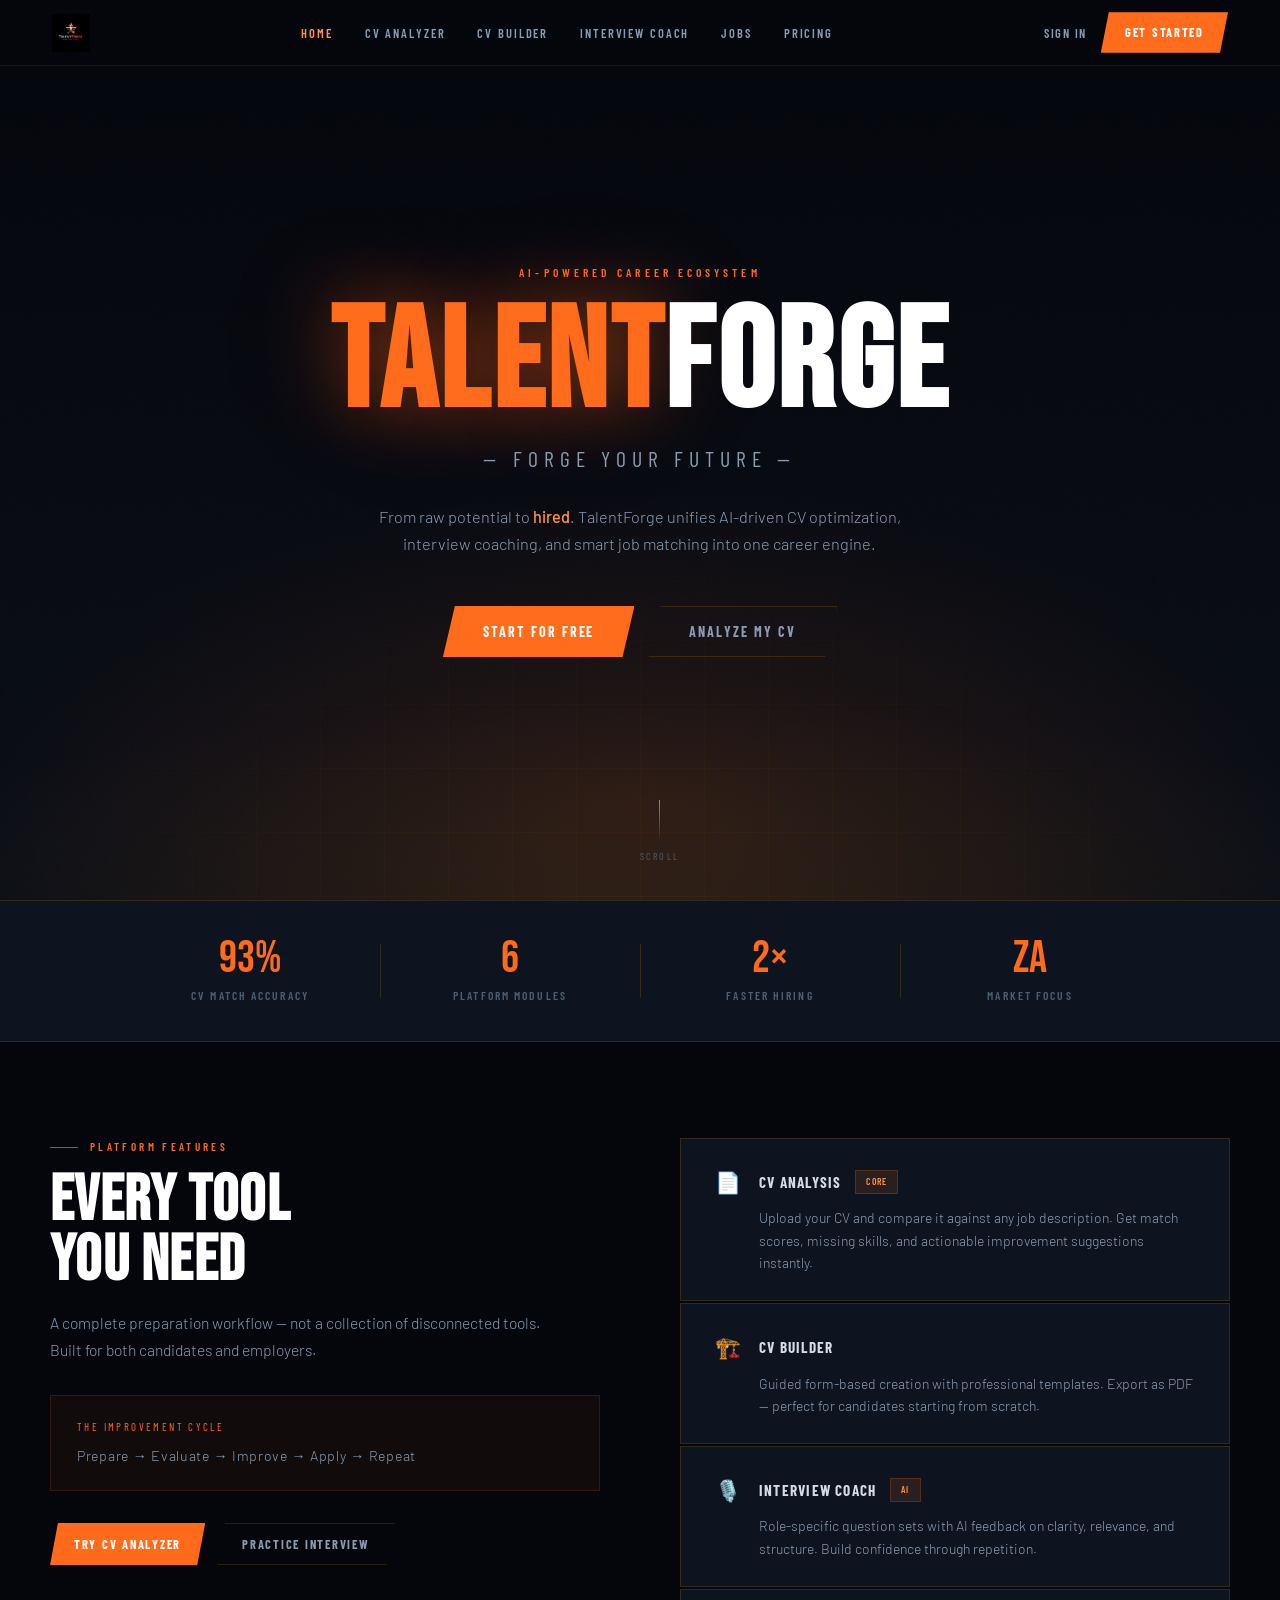
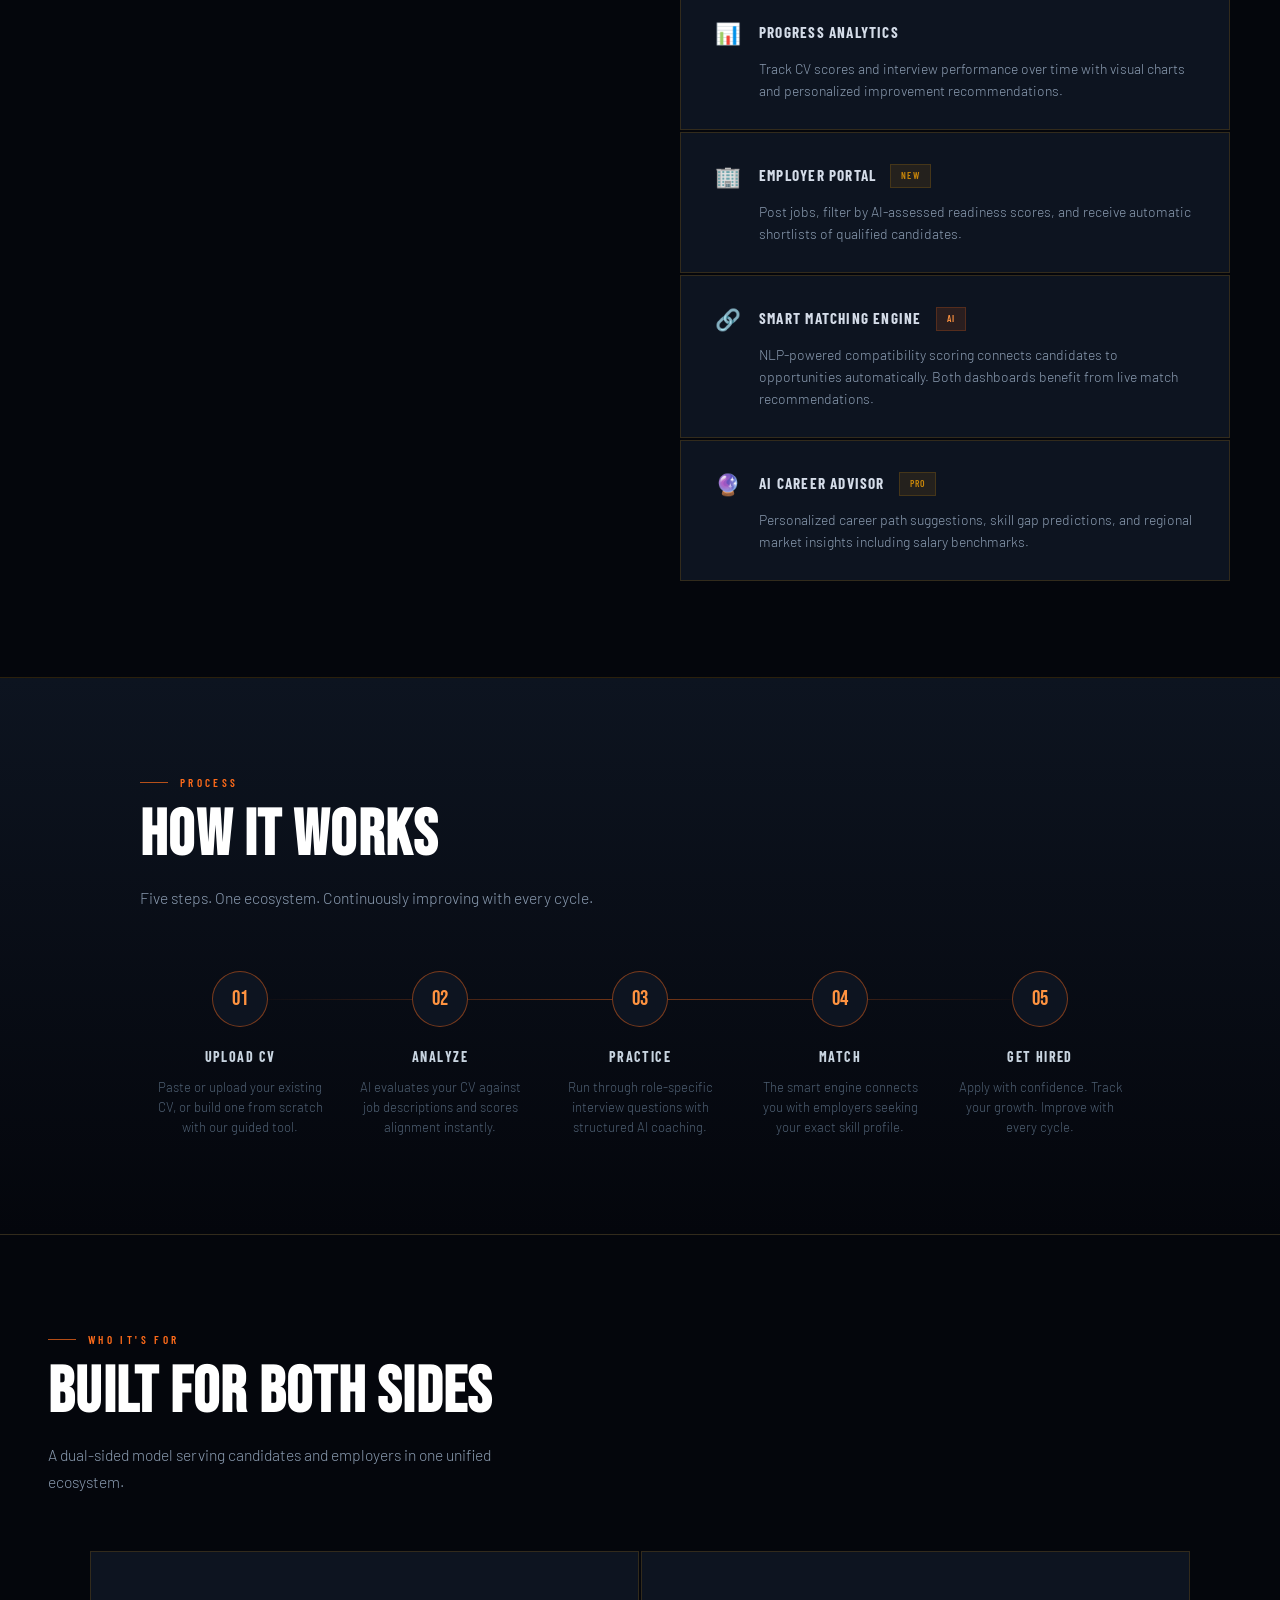
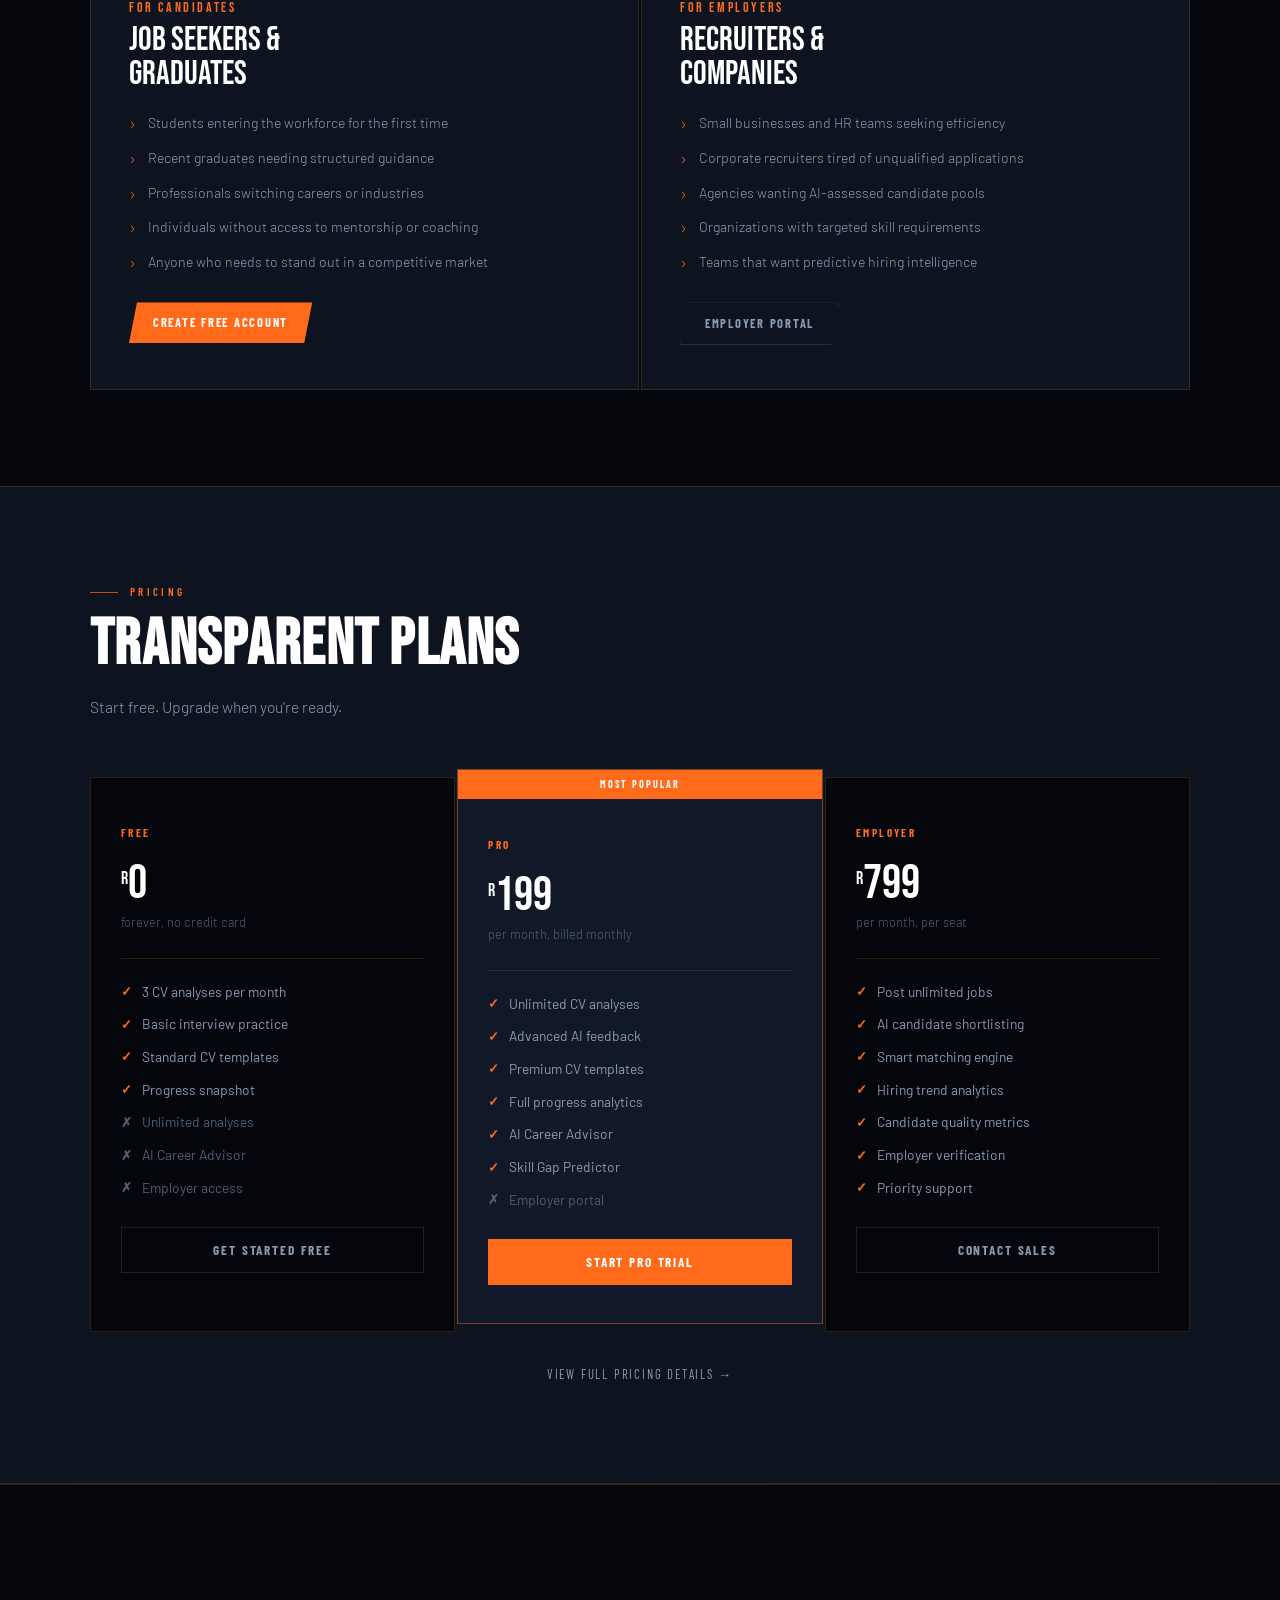
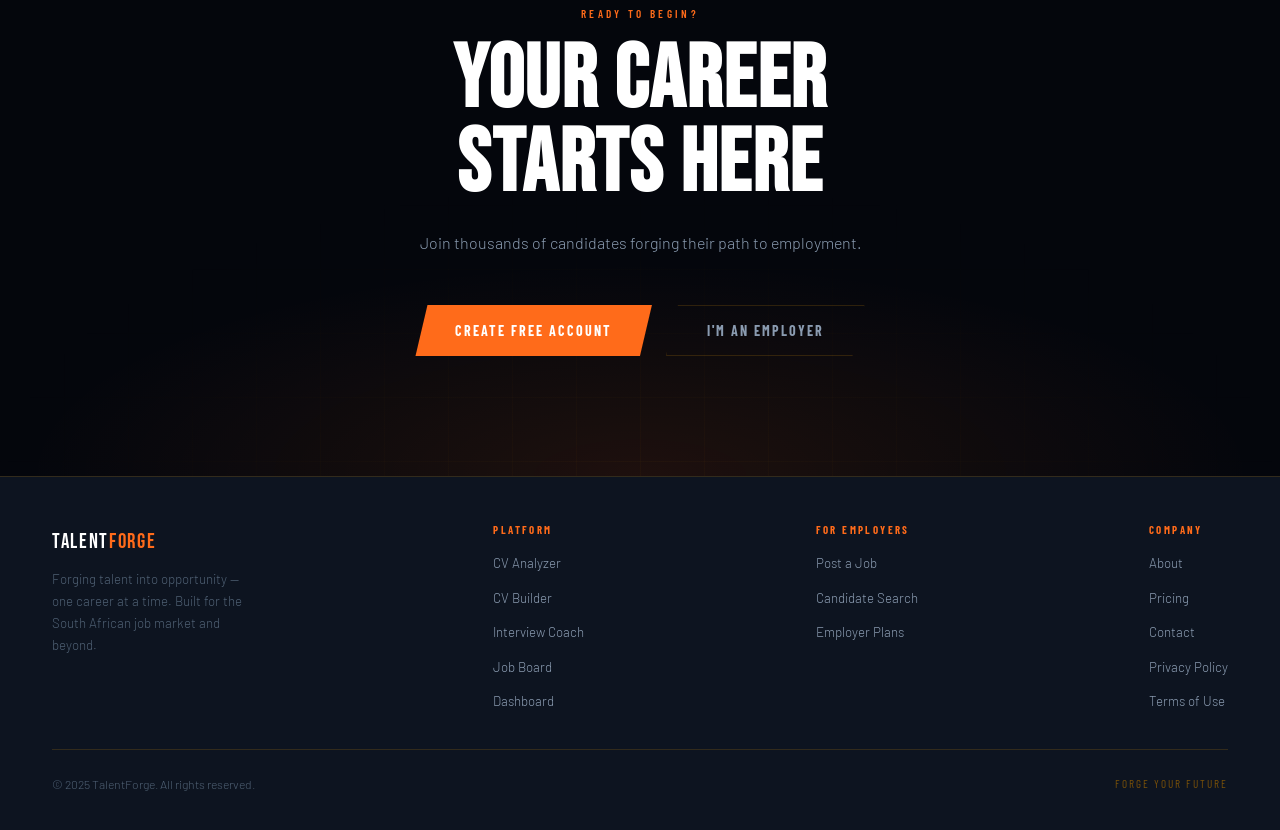
<file: index.html>
<!DOCTYPE html>
<html lang="en">
<head>
<meta charset="UTF-8"/>
<meta name="viewport" content="width=device-width,initial-scale=1.0"/>
<meta name="description" content="TalentForge — AI-powered career ecosystem for job seekers and employers. CV analysis, interview coaching, and smart job matching."/>
<title>TalentForge — Forge Your Future</title>
<link rel="icon" type="image/jpeg" href="assets/logo.jpg"/>
<link rel="stylesheet" href="css/style.css"/>
<style>
/* ── HERO ── */
.hero { min-height:100vh; display:flex; flex-direction:column; align-items:center; justify-content:center; text-align:center; position:relative; padding:120px 24px 100px; overflow:hidden; }
.hero-bg { position:absolute; inset:0; background: radial-gradient(ellipse 80% 55% at 50% 90%,rgba(255,107,26,.13) 0%,transparent 65%), radial-gradient(ellipse 120% 40% at 50% 100%,rgba(200,134,10,.07) 0%,transparent 55%), linear-gradient(180deg,#04060C 0%,#080B12 60%,#0A0E16 100%); }
.hero-grid { position:absolute; inset:0; background-image:linear-gradient(rgba(200,134,10,.05) 1px,transparent 1px),linear-gradient(90deg,rgba(200,134,10,.05) 1px,transparent 1px); background-size:64px 64px; mask-image:radial-gradient(ellipse 90% 75% at 50% 100%,black 0%,transparent 68%); animation:gridDrift 24s linear infinite; }
.spark { position:absolute; border-radius:50%; background:var(--ember); animation:sparkUp var(--d,3s) var(--delay,0s) ease-out infinite; bottom:0; left:var(--x,50%); width:var(--s,2px); height:var(--s,2px); opacity:0; }
.hero-content { position:relative; z-index:2; max-width:900px; }
.hero-eyebrow { font-family:'Barlow Condensed',sans-serif; font-size:.73rem; font-weight:600; letter-spacing:.35em; text-transform:uppercase; color:var(--fire); margin-bottom:20px; opacity:0; animation:riseIn .6s .3s forwards; }
.hero-title { font-family:'Bebas Neue',sans-serif; font-size:clamp(4.5rem,11vw,10rem); line-height:.9; letter-spacing:.025em; color:#fff; opacity:0; animation:riseIn .8s .5s forwards; }
.t-fire { color:var(--fire); display:inline-block; text-shadow:0 0 80px rgba(255,107,26,.55),0 0 160px rgba(255,107,26,.2); animation:flicker 4s ease-in-out 1.5s infinite; }
.hero-tagline { font-family:'Barlow Condensed',sans-serif; font-size:clamp(.9rem,2vw,1.35rem); font-weight:400; letter-spacing:.28em; text-transform:uppercase; color:var(--steel); margin-top:12px; opacity:0; animation:riseIn .7s .7s forwards; }
.hero-sub { font-size:1.02rem; font-weight:300; color:var(--steel); max-width:560px; margin:28px auto 0; opacity:0; animation:riseIn .7s .9s forwards; }
.hero-sub em { color:var(--ember); font-style:normal; font-weight:500; }
.hero-actions { margin-top:48px; display:flex; gap:14px; justify-content:center; flex-wrap:wrap; opacity:0; animation:riseIn .7s 1.1s forwards; }
.hero-scroll { position:absolute; bottom:36px; left:50%; transform:translateX(-50%); display:flex; flex-direction:column; align-items:center; gap:8px; opacity:0; animation:riseIn .6s 1.5s forwards; }
.hero-scroll span { font-family:'Barlow Condensed',sans-serif; font-size:.62rem; letter-spacing:.25em; text-transform:uppercase; color:var(--muted); }
.scroll-line { width:1px; height:40px; background:linear-gradient(180deg,var(--fire),transparent); animation:scrollPulse 2s ease-in-out infinite; }

/* ── STATS BAR ── */
.stats-bar { background:var(--panel); border-top:1px solid var(--border); border-bottom:1px solid var(--border); padding:36px 48px; display:flex; justify-content:center; flex-wrap:wrap; }
.stat { flex:1; min-width:160px; max-width:260px; text-align:center; padding:0 32px; position:relative; }
.stat+.stat::before { content:''; position:absolute; left:0; top:10%; bottom:10%; width:1px; background:var(--border); }
.stat-num { font-family:'Bebas Neue',sans-serif; font-size:2.8rem; color:var(--fire); line-height:1; }
.stat-label { font-family:'Barlow Condensed',sans-serif; font-size:.73rem; font-weight:600; letter-spacing:.18em; text-transform:uppercase; color:var(--muted); margin-top:4px; }

/* ── FEATURES ── */
.features { background:var(--darker); }
.features-inner { max-width:1180px; margin:0 auto; display:grid; grid-template-columns:1fr 1fr; gap:80px; align-items:start; }
.features-header { position:sticky; top:100px; }
.cycle-box { padding:22px 26px; background:rgba(255,107,26,.06); border:1px solid rgba(255,107,26,.15); margin-top:32px; }
.cycle-label { font-family:'Barlow Condensed',sans-serif; font-size:.68rem; letter-spacing:.22em; text-transform:uppercase; color:var(--fire); margin-bottom:8px; }
.cycle-text { font-size:.88rem; font-weight:300; color:var(--steel); letter-spacing:.05em; }
.features-cards { display:flex; flex-direction:column; gap:2px; }
.feat-card { background:var(--panel); border:1px solid var(--border); padding:26px 30px; position:relative; overflow:hidden; transition:border-color .25s,transform .2s; }
.feat-card::before { content:''; position:absolute; left:0; top:0; bottom:0; width:3px; background:var(--fire); transform:scaleY(0); transform-origin:bottom; transition:transform .3s ease; }
.feat-card:hover { border-color:var(--border-hi); transform:translateX(4px); }
.feat-card:hover::before { transform:scaleY(1); }
.feat-card:hover .feat-icon { color:var(--fire); }
.feat-top { display:flex; align-items:center; gap:14px; margin-bottom:8px; }
.feat-icon { font-size:1.3rem; color:var(--gold-dim); transition:color .25s; width:34px; text-align:center; flex-shrink:0; }
.feat-name { font-family:'Barlow Condensed',sans-serif; font-size:.95rem; font-weight:700; letter-spacing:.08em; text-transform:uppercase; color:#D4DCE8; }
.feat-desc { font-size:.87rem; font-weight:300; color:var(--steel); line-height:1.6; padding-left:48px; }

/* ── HOW IT WORKS ── */
.hiw { background:linear-gradient(180deg,var(--panel) 0%,var(--darker) 100%); border-top:1px solid var(--border); border-bottom:1px solid var(--border); }
.hiw-inner { max-width:1000px; margin:0 auto; }
.hiw-steps { margin-top:60px; display:flex; justify-content:space-between; align-items:flex-start; position:relative; }
.hiw-steps::before { content:''; position:absolute; top:28px; left:10%; right:10%; height:1px; background:linear-gradient(90deg,transparent,var(--border-hi),transparent); }
.step { flex:1; text-align:center; padding:0 14px; }
.step-circle { width:56px; height:56px; border-radius:50%; background:var(--panel); border:1px solid var(--border-hi); display:flex; align-items:center; justify-content:center; margin:0 auto 18px; position:relative; z-index:1; transition:border-color .2s,box-shadow .2s; }
.step:hover .step-circle { border-color:var(--fire); box-shadow:0 0 24px rgba(255,107,26,.3); }
.step-num { font-family:'Bebas Neue',sans-serif; font-size:1.3rem; color:var(--ember); }
.step-title { font-family:'Barlow Condensed',sans-serif; font-size:.88rem; font-weight:700; letter-spacing:.1em; text-transform:uppercase; color:#C8D4E0; margin-bottom:8px; }
.step-desc { font-size:.82rem; font-weight:300; color:var(--muted); line-height:1.55; }

/* ── AUDIENCE ── */
.audience-grid { margin-top:56px; display:grid; grid-template-columns:1fr 1fr; gap:2px; }
.aud-card { background:var(--panel); padding:44px 38px; border:1px solid var(--border); position:relative; overflow:hidden; transition:border-color .25s; }
.aud-card:hover { border-color:var(--border-hi); }
.aud-card::after { content:''; position:absolute; bottom:0; left:0; right:0; height:2px; background:linear-gradient(90deg,transparent,var(--fire),transparent); opacity:0; transition:opacity .3s; }
.aud-card:hover::after { opacity:.5; }
.aud-type { font-family:'Bebas Neue',sans-serif; font-size:.9rem; letter-spacing:.18em; color:var(--fire); margin-bottom:4px; }
.aud-title { font-family:'Bebas Neue',sans-serif; font-size:2.1rem; color:#fff; margin-bottom:20px; line-height:1; }
.aud-list { list-style:none; display:flex; flex-direction:column; gap:10px; }
.aud-list li { font-size:.88rem; font-weight:300; color:var(--steel); display:flex; align-items:flex-start; gap:12px; }
.aud-list li::before { content:'›'; color:var(--fire); font-size:1.1rem; line-height:1.4; flex-shrink:0; }

/* ── PRICING ── */
.pricing { background:var(--panel); border-top:1px solid var(--border); border-bottom:1px solid var(--border); }
.pricing-grid { margin-top:56px; display:grid; grid-template-columns:repeat(3,1fr); gap:2px; }
.price-card { background:var(--darker); padding:38px 30px; border:1px solid var(--border); position:relative; overflow:hidden; transition:transform .2s,border-color .25s; }
.price-card.featured { background:var(--panel2); border-color:var(--border-hi); transform:translateY(-8px); }
.price-card:hover { transform:translateY(-4px); border-color:var(--border-hi); }
.price-card.featured:hover { transform:translateY(-12px); }
.price-card.featured::before { content:'MOST POPULAR'; position:absolute; top:0; left:0; right:0; text-align:center; padding:6px; font-family:'Barlow Condensed',sans-serif; font-size:.63rem; font-weight:700; letter-spacing:.2em; background:var(--fire); color:#fff; }
.price-tier { font-family:'Barlow Condensed',sans-serif; font-size:.7rem; font-weight:700; letter-spacing:.22em; text-transform:uppercase; color:var(--fire); margin-bottom:18px; margin-top:8px; }
.price-card.featured .price-tier { margin-top:28px; }
.price-amount { font-family:'Bebas Neue',sans-serif; font-size:3rem; color:#fff; line-height:1; margin-bottom:4px; }
.price-amount span { font-size:1.1rem; vertical-align:top; margin-top:10px; display:inline-block; }
.price-period { font-size:.8rem; font-weight:300; color:var(--muted); margin-bottom:24px; }
.price-divider { height:1px; background:var(--border); margin:22px 0; }
.price-features { list-style:none; display:flex; flex-direction:column; gap:10px; }
.price-features li { font-size:.86rem; font-weight:400; color:var(--steel); display:flex; align-items:center; gap:10px; }
.price-features li::before { content:'✓'; color:var(--fire); font-size:.82rem; flex-shrink:0; font-weight:700; }
.price-features li.off { color:var(--muted); }
.price-features li.off::before { content:'✗'; color:var(--muted); }
.price-btn { margin-top:28px; width:100%; font-family:'Barlow Condensed',sans-serif; font-size:.83rem; font-weight:700; letter-spacing:.14em; text-transform:uppercase; padding:14px; background:transparent; color:var(--steel); border:1px solid var(--border); cursor:pointer; transition:all .2s; }
.price-btn:hover,.price-card.featured .price-btn { background:var(--fire); color:#fff; border-color:var(--fire); }

/* ── CTA SECTION ── */
.cta-section { padding:120px 48px; text-align:center; background:radial-gradient(ellipse 80% 60% at 50% 100%,rgba(255,107,26,.1) 0%,transparent 60%),var(--darker); border-top:1px solid var(--border); position:relative; overflow:hidden; }
.cta-section::before { content:''; position:absolute; inset:0; background-image:linear-gradient(rgba(200,134,10,.04) 1px,transparent 1px),linear-gradient(90deg,rgba(200,134,10,.04) 1px,transparent 1px); background-size:64px 64px; mask-image:radial-gradient(ellipse 80% 80% at 50% 100%,black 0%,transparent 65%); }
.cta-inner { position:relative; z-index:1; max-width:700px; margin:0 auto; }
.cta-label { font-family:'Barlow Condensed',sans-serif; font-size:.7rem; font-weight:600; letter-spacing:.3em; text-transform:uppercase; color:var(--fire); margin-bottom:16px; }
.cta-title { font-family:'Bebas Neue',sans-serif; font-size:clamp(3rem,7vw,5.5rem); color:#fff; line-height:.95; letter-spacing:.02em; margin-bottom:24px; }
.cta-sub { font-size:1rem; font-weight:300; color:var(--steel); margin-bottom:48px; }
.cta-actions { display:flex; gap:14px; justify-content:center; flex-wrap:wrap; }

@media(max-width:900px) {
  .features-inner,.audience-grid,.pricing-grid { grid-template-columns:1fr; gap:2px; }
  .features-header { position:static; }
  .hiw-steps { flex-direction:column; align-items:center; gap:28px; }
  .hiw-steps::before { display:none; }
  .stats-bar { padding:20px; }
  .stat { min-width:50%; padding:14px; }
  .cta-section { padding:72px 20px; }
}
</style>
</head>
<body>

<!-- PAGE LOADER -->
<div class="page-loader"><div class="loader-logo">TALENT<span>FORGE</span></div></div>

<!-- NAV -->
<nav class="nav">
  <a href="index.html" class="nav-logo">
    <img src="assets/logo.jpg" alt="TalentForge Logo"/>
  </a>
  <ul class="nav-links">
    <li><a href="index.html" class="active">Home</a></li>
    <li><a href="pages/cv-analyzer.html">CV Analyzer</a></li>
    <li><a href="pages/cv-builder.html">CV Builder</a></li>
    <li><a href="pages/interview.html">Interview Coach</a></li>
    <li><a href="pages/jobs.html">Jobs</a></li>
    <li><a href="pages/pricing.html">Pricing</a></li>
  </ul>
  <div class="nav-right">
    <button class="btn-ghost" id="nav-login-btn" onclick="openModal('modal-login')">Sign In</button>
    <div id="nav-user-menu" style="display:none;align-items:center;gap:12px;">
      <span style="font-family:'Barlow Condensed',sans-serif;font-size:.8rem;letter-spacing:.1em;color:var(--steel)">Hello, <span id="nav-user-name"></span></span>
      <a href="pages/dashboard.html" class="btn btn-primary btn-sm">Dashboard</a>
    </div>
    <a href="pages/register.html" class="btn btn-primary btn-sm" id="nav-cta-btn">Get Started</a>
    <button class="nav-hamburger" aria-label="Menu">
      <span></span><span></span><span></span>
    </button>
  </div>
</nav>

<!-- MOBILE MENU -->
<div class="mobile-menu">
  <a href="index.html">Home</a>
  <a href="pages/cv-analyzer.html">CV Analyzer</a>
  <a href="pages/cv-builder.html">CV Builder</a>
  <a href="pages/interview.html">Interview Coach</a>
  <a href="pages/jobs.html">Jobs</a>
  <a href="pages/pricing.html">Pricing</a>
  <a href="pages/register.html" class="btn btn-primary btn-sm mobile-cta" style="text-align:center;">Get Started Free</a>
</div>

<!-- HERO -->
<section class="hero">
  <div class="hero-bg"></div>
  <div class="hero-grid"></div>
  <div id="sparks-container"></div>
  <div class="hero-content">
    <p class="hero-eyebrow">AI-Powered Career Ecosystem</p>
    <h1 class="hero-title"><span class="t-fire">Talent</span>Forge</h1>
    <p class="hero-tagline">— Forge Your Future —</p>
    <p class="hero-sub">
      From raw potential to <em>hired</em>. TalentForge unifies AI-driven CV optimization,
      interview coaching, and smart job matching into one career engine.
    </p>
    <div class="hero-actions">
      <a href="pages/register.html" class="btn btn-primary" data-auth-cta="Go to Dashboard" data-auth-href="pages/dashboard.html">Start for Free</a>
      <a href="pages/cv-analyzer.html" class="btn btn-secondary">Analyze My CV</a>
    </div>
  </div>
  <div class="hero-scroll">
    <div class="scroll-line"></div>
    <span>Scroll</span>
  </div>
</section>

<!-- STATS -->
<div class="stats-bar">
  <div class="stat"><div class="stat-num"><span data-counter data-target="94">0</span>%</div><div class="stat-label">CV Match Accuracy</div></div>
  <div class="stat"><div class="stat-num"><span data-counter data-target="7">0</span></div><div class="stat-label">Platform Modules</div></div>
  <div class="stat"><div class="stat-num"><span data-counter data-target="3">0</span>×</div><div class="stat-label">Faster Hiring</div></div>
  <div class="stat"><div class="stat-num">ZA</div><div class="stat-label">Market Focus</div></div>
</div>

<!-- FEATURES -->
<section class="features section" id="features">
  <div class="features-inner">
    <div class="features-header reveal">
      <p class="section-label">Platform Features</p>
      <h2 class="section-title">Every Tool<br/>You Need</h2>
      <p class="section-sub">A complete preparation workflow — not a collection of disconnected tools. Built for both candidates and employers.</p>
      <div class="cycle-box">
        <p class="cycle-label">The Improvement Cycle</p>
        <p class="cycle-text">Prepare → Evaluate → Improve → Apply → Repeat</p>
      </div>
      <div style="margin-top:32px;display:flex;gap:12px;flex-wrap:wrap;">
        <a href="pages/cv-analyzer.html" class="btn btn-primary btn-sm">Try CV Analyzer</a>
        <a href="pages/interview.html" class="btn btn-secondary btn-sm">Practice Interview</a>
      </div>
    </div>
    <div class="features-cards">
      <div class="feat-card reveal" data-delay=".05s">
        <div class="feat-top"><div class="feat-icon">📄</div><div class="feat-name">CV Analysis</div><span class="badge">Core</span></div>
        <p class="feat-desc">Upload your CV and compare it against any job description. Get match scores, missing skills, and actionable improvement suggestions instantly.</p>
      </div>
      <div class="feat-card reveal" data-delay=".1s">
        <div class="feat-top"><div class="feat-icon">🏗️</div><div class="feat-name">CV Builder</div></div>
        <p class="feat-desc">Guided form-based creation with professional templates. Export as PDF — perfect for candidates starting from scratch.</p>
      </div>
      <div class="feat-card reveal" data-delay=".15s">
        <div class="feat-top"><div class="feat-icon">🎙️</div><div class="feat-name">Interview Coach</div><span class="badge">AI</span></div>
        <p class="feat-desc">Role-specific question sets with AI feedback on clarity, relevance, and structure. Build confidence through repetition.</p>
      </div>
      <div class="feat-card reveal" data-delay=".2s">
        <div class="feat-top"><div class="feat-icon">📊</div><div class="feat-name">Progress Analytics</div></div>
        <p class="feat-desc">Track CV scores and interview performance over time with visual charts and personalized improvement recommendations.</p>
      </div>
      <div class="feat-card reveal" data-delay=".25s">
        <div class="feat-top"><div class="feat-icon">🏢</div><div class="feat-name">Employer Portal</div><span class="badge" style="background:rgba(200,134,10,.12);color:var(--gold);border-color:rgba(200,134,10,.2)">New</span></div>
        <p class="feat-desc">Post jobs, filter by AI-assessed readiness scores, and receive automatic shortlists of qualified candidates.</p>
      </div>
      <div class="feat-card reveal" data-delay=".3s">
        <div class="feat-top"><div class="feat-icon">🔗</div><div class="feat-name">Smart Matching Engine</div><span class="badge">AI</span></div>
        <p class="feat-desc">NLP-powered compatibility scoring connects candidates to opportunities automatically. Both dashboards benefit from live match recommendations.</p>
      </div>
      <div class="feat-card reveal" data-delay=".35s">
        <div class="feat-top"><div class="feat-icon">🔮</div><div class="feat-name">AI Career Advisor</div><span class="badge badge-gold">Pro</span></div>
        <p class="feat-desc">Personalized career path suggestions, skill gap predictions, and regional market insights including salary benchmarks.</p>
      </div>
    </div>
  </div>
</section>

<!-- HOW IT WORKS -->
<section class="hiw section" id="how-it-works">
  <div class="hiw-inner">
    <p class="section-label reveal">Process</p>
    <h2 class="section-title reveal">How It Works</h2>
    <p class="section-sub reveal">Five steps. One ecosystem. Continuously improving with every cycle.</p>
    <div class="hiw-steps">
      <div class="step reveal" data-delay=".0s">
        <div class="step-circle"><span class="step-num">01</span></div>
        <p class="step-title">Upload CV</p>
        <p class="step-desc">Paste or upload your existing CV, or build one from scratch with our guided tool.</p>
      </div>
      <div class="step reveal" data-delay=".1s">
        <div class="step-circle"><span class="step-num">02</span></div>
        <p class="step-title">Analyze</p>
        <p class="step-desc">AI evaluates your CV against job descriptions and scores alignment instantly.</p>
      </div>
      <div class="step reveal" data-delay=".2s">
        <div class="step-circle"><span class="step-num">03</span></div>
        <p class="step-title">Practice</p>
        <p class="step-desc">Run through role-specific interview questions with structured AI coaching.</p>
      </div>
      <div class="step reveal" data-delay=".3s">
        <div class="step-circle"><span class="step-num">04</span></div>
        <p class="step-title">Match</p>
        <p class="step-desc">The smart engine connects you with employers seeking your exact skill profile.</p>
      </div>
      <div class="step reveal" data-delay=".4s">
        <div class="step-circle"><span class="step-num">05</span></div>
        <p class="step-title">Get Hired</p>
        <p class="step-desc">Apply with confidence. Track your growth. Improve with every cycle.</p>
      </div>
    </div>
  </div>
</section>

<!-- AUDIENCE -->
<section class="section" style="background:var(--darker);">
  <p class="section-label reveal">Who It's For</p>
  <h2 class="section-title reveal">Built for Both Sides</h2>
  <p class="section-sub reveal">A dual-sided model serving candidates and employers in one unified ecosystem.</p>
  <div class="audience-grid" style="max-width:1100px;margin:56px auto 0;">
    <div class="aud-card reveal">
      <div class="aud-type">For Candidates</div>
      <div class="aud-title">Job Seekers &amp;<br/>Graduates</div>
      <ul class="aud-list">
        <li>Students entering the workforce for the first time</li>
        <li>Recent graduates needing structured guidance</li>
        <li>Professionals switching careers or industries</li>
        <li>Individuals without access to mentorship or coaching</li>
        <li>Anyone who needs to stand out in a competitive market</li>
      </ul>
      <a href="pages/register.html" class="btn btn-primary btn-sm" style="margin-top:28px;">Create Free Account</a>
    </div>
    <div class="aud-card reveal" data-delay=".1s">
      <div class="aud-type">For Employers</div>
      <div class="aud-title">Recruiters &amp;<br/>Companies</div>
      <ul class="aud-list">
        <li>Small businesses and HR teams seeking efficiency</li>
        <li>Corporate recruiters tired of unqualified applications</li>
        <li>Agencies wanting AI-assessed candidate pools</li>
        <li>Organizations with targeted skill requirements</li>
        <li>Teams that want predictive hiring intelligence</li>
      </ul>
      <a href="pages/employer.html" class="btn btn-secondary btn-sm" style="margin-top:28px;">Employer Portal</a>
    </div>
  </div>
</section>

<!-- PRICING PREVIEW -->
<section class="pricing section" id="pricing">
  <div style="max-width:1100px;margin:0 auto;">
    <p class="section-label reveal">Pricing</p>
    <h2 class="section-title reveal">Transparent Plans</h2>
    <p class="section-sub reveal">Start free. Upgrade when you're ready.</p>
    <div class="pricing-grid">
      <div class="price-card reveal">
        <div class="price-tier">Free</div>
        <div class="price-amount"><span>R</span>0</div>
        <div class="price-period">forever, no credit card</div>
        <div class="price-divider"></div>
        <ul class="price-features">
          <li>3 CV analyses per month</li>
          <li>Basic interview practice</li>
          <li>Standard CV templates</li>
          <li>Progress snapshot</li>
          <li class="off">Unlimited analyses</li>
          <li class="off">AI Career Advisor</li>
          <li class="off">Employer access</li>
        </ul>
        <button class="price-btn" onclick="window.location.href='pages/register.html'">Get Started Free</button>
      </div>
      <div class="price-card featured reveal" data-delay=".1s">
        <div class="price-tier">Pro</div>
        <div class="price-amount"><span>R</span>199</div>
        <div class="price-period">per month, billed monthly</div>
        <div class="price-divider"></div>
        <ul class="price-features">
          <li>Unlimited CV analyses</li>
          <li>Advanced AI feedback</li>
          <li>Premium CV templates</li>
          <li>Full progress analytics</li>
          <li>AI Career Advisor</li>
          <li>Skill Gap Predictor</li>
          <li class="off">Employer portal</li>
        </ul>
        <button class="price-btn" onclick="window.location.href='pages/register.html?plan=pro'">Start Pro Trial</button>
      </div>
      <div class="price-card reveal" data-delay=".2s">
        <div class="price-tier">Employer</div>
        <div class="price-amount"><span>R</span>799</div>
        <div class="price-period">per month, per seat</div>
        <div class="price-divider"></div>
        <ul class="price-features">
          <li>Post unlimited jobs</li>
          <li>AI candidate shortlisting</li>
          <li>Smart matching engine</li>
          <li>Hiring trend analytics</li>
          <li>Candidate quality metrics</li>
          <li>Employer verification</li>
          <li>Priority support</li>
        </ul>
        <button class="price-btn" onclick="openModal('modal-contact')">Contact Sales</button>
      </div>
    </div>
    <p style="text-align:center;margin-top:28px;"><a href="pages/pricing.html" style="font-family:'Barlow Condensed',sans-serif;font-size:.8rem;letter-spacing:.14em;text-transform:uppercase;color:var(--steel);transition:color .2s;" onmouseover="this.style.color='var(--ember)'" onmouseout="this.style.color='var(--steel)'">View Full Pricing Details →</a></p>
  </div>
</section>

<!-- CTA -->
<section class="cta-section">
  <div class="cta-inner">
    <p class="cta-label">Ready to Begin?</p>
    <h2 class="cta-title reveal">Your Career<br/>Starts Here</h2>
    <p class="cta-sub reveal">Join thousands of candidates forging their path to employment.</p>
    <div class="cta-actions reveal">
      <a href="pages/register.html" class="btn btn-primary">Create Free Account</a>
      <a href="pages/employer.html" class="btn btn-secondary">I'm an Employer</a>
    </div>
  </div>
</section>

<!-- FOOTER -->
<footer class="footer">
  <div class="footer-inner">
    <div class="footer-brand">
      <div class="logo-text">TALENT<span>FORGE</span></div>
      <p>Forging talent into opportunity — one career at a time. Built for the South African job market and beyond.</p>
    </div>
    <div class="footer-col">
      <h4>Platform</h4>
      <ul>
        <li><a href="pages/cv-analyzer.html">CV Analyzer</a></li>
        <li><a href="pages/cv-builder.html">CV Builder</a></li>
        <li><a href="pages/interview.html">Interview Coach</a></li>
        <li><a href="pages/jobs.html">Job Board</a></li>
        <li><a href="pages/dashboard.html">Dashboard</a></li>
      </ul>
    </div>
    <div class="footer-col">
      <h4>For Employers</h4>
      <ul>
        <li><a href="pages/employer.html">Post a Job</a></li>
        <li><a href="pages/employer.html#candidates">Candidate Search</a></li>
        <li><a href="pages/pricing.html#employer">Employer Plans</a></li>
      </ul>
    </div>
    <div class="footer-col">
      <h4>Company</h4>
      <ul>
        <li><a href="pages/about.html">About</a></li>
        <li><a href="pages/pricing.html">Pricing</a></li>
        <li><a href="pages/contact.html">Contact</a></li>
        <li><a href="pages/privacy.html">Privacy Policy</a></li>
        <li><a href="pages/terms.html">Terms of Use</a></li>
      </ul>
    </div>
  </div>
  <div class="footer-bottom">
    <p>© 2025 TalentForge. All rights reserved.</p>
    <span class="footer-tagline">Forge Your Future</span>
  </div>
</footer>

<!-- LOGIN MODAL -->
<div class="modal-overlay" id="modal-login">
  <div class="modal">
    <button class="modal-close" onclick="closeModal('modal-login')">×</button>
    <h3 class="modal-title">Welcome Back</h3>
    <p class="modal-sub">Sign in to your TalentForge account</p>
    <form id="login-form" onsubmit="handleLogin(event)">
      <div class="form-group">
        <label class="form-label">Email Address</label>
        <input type="email" class="form-control" id="login-email" placeholder="your@email.com" required/>
        <span class="form-error" style="display:none;font-size:.78rem;color:var(--error);margin-top:4px;">Enter a valid email address</span>
      </div>
      <div class="form-group">
        <label class="form-label">Password</label>
        <input type="password" class="form-control" id="login-password" placeholder="••••••••" required/>
      </div>
      <button type="submit" class="btn btn-primary btn-block" style="margin-top:8px;">Sign In</button>
      <p style="text-align:center;margin-top:16px;font-size:.84rem;color:var(--muted);">
        Don't have an account? <a href="pages/register.html" style="color:var(--ember);">Register free</a>
      </p>
    </form>
  </div>
</div>

<!-- CONTACT MODAL -->
<div class="modal-overlay" id="modal-contact">
  <div class="modal">
    <button class="modal-close" onclick="closeModal('modal-contact')">×</button>
    <h3 class="modal-title">Contact Sales</h3>
    <p class="modal-sub">Tell us about your hiring needs and we'll be in touch.</p>
    <form onsubmit="handleContact(event)">
      <div class="form-group">
        <label class="form-label">Company Name</label>
        <input type="text" class="form-control" placeholder="Acme Corp" required/>
      </div>
      <div class="form-group">
        <label class="form-label">Your Email</label>
        <input type="email" class="form-control" placeholder="hr@company.com" required/>
      </div>
      <div class="form-group">
        <label class="form-label">Team Size</label>
        <select class="form-control">
          <option>1–10 employees</option>
          <option>11–50 employees</option>
          <option>51–200 employees</option>
          <option>200+ employees</option>
        </select>
      </div>
      <div class="form-group">
        <label class="form-label">Message</label>
        <textarea class="form-control" placeholder="Tell us about your hiring needs…"></textarea>
      </div>
      <button type="submit" class="btn btn-primary btn-block">Send Message</button>
    </form>
  </div>
</div>

<script src="js/main.js"></script>
<script>
document.addEventListener('DOMContentLoaded', () => {
  initSparks(document.getElementById('sparks-container'), 8);

  // Hide register button if logged in
  const user = TF.getUser();
  if (user) {
    const cta = document.getElementById('nav-cta-btn');
    if (cta) cta.style.display = 'none';
  }
});

function handleLogin(e) {
  e.preventDefault();
  if (!validateForm(e.target)) return;
  const email = document.getElementById('login-email').value;
  const password = document.getElementById('login-password').value;

  // Demo auth — in production connect to real backend
  const demoUsers = [
    { email: 'demo@talentforge.co.za', password: 'demo123', name: 'Demo User', plan: 'pro' },
    { email: 'admin@talentforge.co.za', password: 'admin123', name: 'Admin User', plan: 'employer' },
  ];
  const user = demoUsers.find(u => u.email === email && u.password === password);
  if (user) {
    TF.set('user', { name: user.name, email: user.email, plan: user.plan });
    closeModal('modal-login');
    showToast(`Welcome back, ${user.name.split(' ')[0]}!`, 'success');
    setTimeout(() => window.location.href = 'pages/dashboard.html', 1000);
  } else {
    showToast('Invalid email or password. Try demo@talentforge.co.za / demo123', 'error', 5000);
  }
}

function handleContact(e) {
  e.preventDefault();
  if (!validateForm(e.target)) return;
  closeModal('modal-contact');
  showToast('Message sent! Our sales team will contact you within 24 hours.', 'success', 4000);
}
</script>
</body>
</html>
</file>
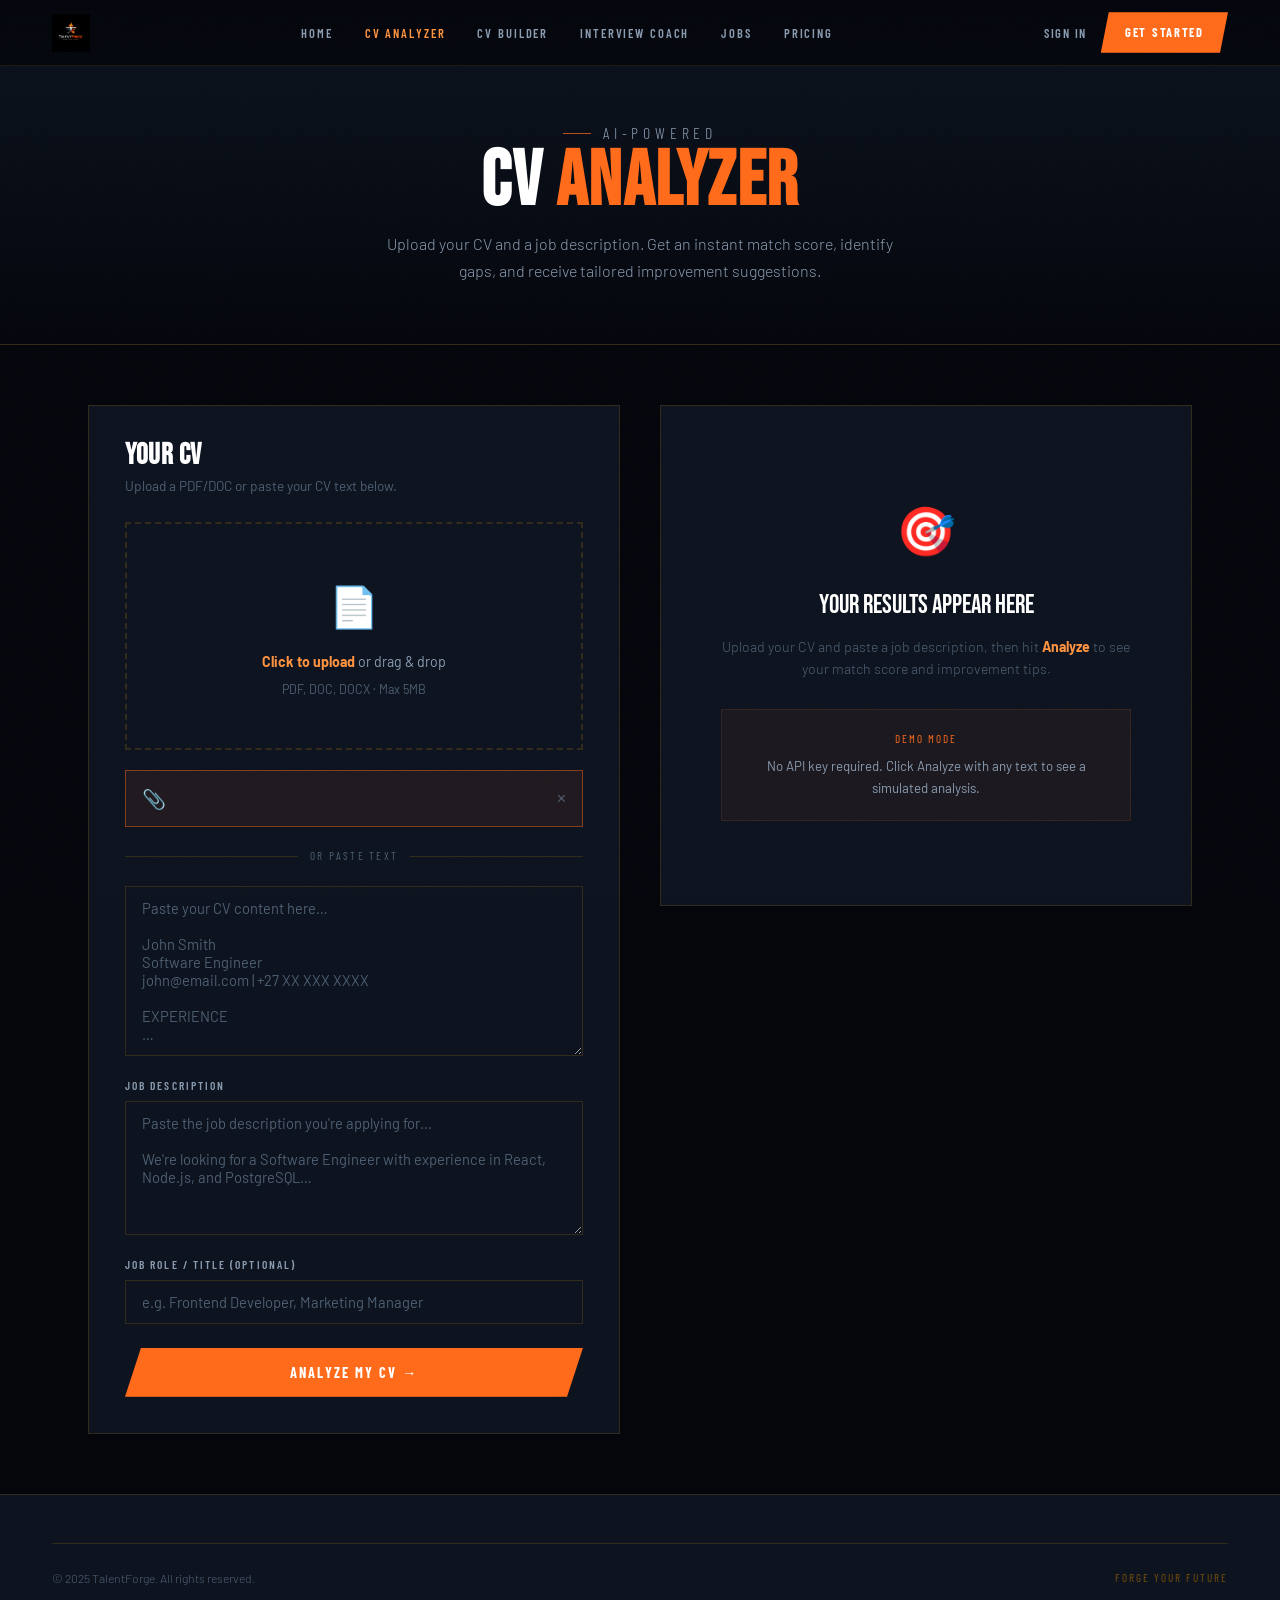
<file: pages/cv-analyzer.html>
<!DOCTYPE html>
<html lang="en">
<head>
<meta charset="UTF-8"/><meta name="viewport" content="width=device-width,initial-scale=1.0"/>
<title>CV Analyzer — TalentForge</title>
<link rel="icon" type="image/jpeg" href="../assets/logo.jpg"/>
<link rel="stylesheet" href="../css/style.css"/>
<style>
.page-hero { padding:120px 48px 60px; background:linear-gradient(180deg,var(--panel) 0%,var(--darker) 100%); border-bottom:1px solid var(--border); text-align:center; }
.page-hero h1 { font-size:clamp(2.5rem,6vw,5rem); color:#fff; margin-bottom:12px; }
.page-hero p { font-size:1rem; font-weight:300; color:var(--steel); max-width:520px; margin:0 auto; }
.analyzer-layout { max-width:1200px; margin:0 auto; padding:60px 48px; display:grid; grid-template-columns:1fr 1fr; gap:40px; align-items:start; }
.analyzer-panel { background:var(--panel); border:1px solid var(--border); padding:36px; }
.panel-title { font-family:'Bebas Neue',sans-serif; font-size:1.8rem; color:#fff; margin-bottom:6px; }
.panel-sub { font-size:.85rem; color:var(--muted); margin-bottom:24px; }
.drop-zone { border:2px dashed var(--border); padding:48px 24px; text-align:center; cursor:pointer; transition:border-color .2s,background .2s; position:relative; margin-bottom:20px; }
.drop-zone:hover,.drop-zone.drag-over { border-color:var(--border-hi); background:rgba(255,107,26,.04); }
.drop-zone-icon { font-size:2.5rem; margin-bottom:12px; }
.drop-zone p { font-size:.88rem; color:var(--steel); }
.drop-zone strong { color:var(--ember); }
.drop-zone input { position:absolute; inset:0; opacity:0; cursor:pointer; }
.file-selected { display:none; background:rgba(255,107,26,.08); border:1px solid var(--border-hi); padding:12px 16px; margin-bottom:16px; display:flex; align-items:center; gap:12px; }
.file-selected.show { display:flex; }
.divider-or { display:flex; align-items:center; gap:12px; margin:20px 0; }
.divider-or::before,.divider-or::after { content:''; flex:1; height:1px; background:var(--border); }
.divider-or span { font-family:'Barlow Condensed',sans-serif; font-size:.7rem; letter-spacing:.2em; color:var(--muted); }
.results-panel { display:none; }
.results-panel.show { display:block; }
.score-section { display:flex; align-items:center; gap:32px; margin-bottom:32px; flex-wrap:wrap; }
.score-ring-wrap { text-align:center; }
.skill-item { display:flex; align-items:center; justify-content:space-between; gap:12px; margin-bottom:12px; }
.skill-name { font-size:.85rem; color:var(--text); flex:1; }
.skill-pct { font-family:'Barlow Condensed',sans-serif; font-size:.82rem; color:var(--steel); width:36px; text-align:right; }
.missing-tag { display:inline-block; background:rgba(239,68,68,.1); border:1px solid rgba(239,68,68,.2); color:#F87171; font-size:.7rem; font-family:'Barlow Condensed',sans-serif; letter-spacing:.12em; text-transform:uppercase; padding:3px 8px; margin:3px; }
.suggestion-item { padding:14px 16px; background:rgba(255,255,255,.03); border-left:3px solid var(--fire); margin-bottom:8px; font-size:.87rem; color:var(--text); line-height:1.5; }
.analyzing-overlay { display:none; position:absolute; inset:0; background:rgba(13,20,32,.92); align-items:center; justify-content:center; flex-direction:column; gap:16px; z-index:10; }
.analyzing-overlay.show { display:flex; }
.analyzing-spinner { width:48px; height:48px; border:3px solid rgba(255,107,26,.2); border-top-color:var(--fire); border-radius:50%; animation:spin 1s linear infinite; }
.analyzing-text { font-family:'Barlow Condensed',sans-serif; font-size:.85rem; letter-spacing:.15em; text-transform:uppercase; color:var(--steel); }
@media(max-width:900px){.analyzer-layout{grid-template-columns:1fr;padding:32px 20px;gap:24px;}}
</style>
</head>
<body>
<div class="page-loader"><div class="loader-logo">TALENT<span>FORGE</span></div></div>

<nav class="nav">
  <a href="../index.html" class="nav-logo"><img src="../assets/logo.jpg" alt="TalentForge"/></a>
  <ul class="nav-links">
    <li><a href="../index.html">Home</a></li>
    <li><a href="cv-analyzer.html" class="active">CV Analyzer</a></li>
    <li><a href="cv-builder.html">CV Builder</a></li>
    <li><a href="interview.html">Interview Coach</a></li>
    <li><a href="jobs.html">Jobs</a></li>
    <li><a href="pricing.html">Pricing</a></li>
  </ul>
  <div class="nav-right">
    <button class="btn-ghost" id="nav-login-btn" onclick="openModal('modal-login')">Sign In</button>
    <div id="nav-user-menu" style="display:none;align-items:center;gap:12px;">
      <a href="dashboard.html" class="btn btn-primary btn-sm">Dashboard</a>
    </div>
    <a href="register.html" class="btn btn-primary btn-sm">Get Started</a>
    <button class="nav-hamburger"><span></span><span></span><span></span></button>
  </div>
</nav>
<div class="mobile-menu">
  <a href="../index.html">Home</a><a href="cv-analyzer.html">CV Analyzer</a>
  <a href="cv-builder.html">CV Builder</a><a href="interview.html">Interview Coach</a>
  <a href="jobs.html">Jobs</a><a href="pricing.html">Pricing</a>
</div>

<div class="page-hero">
  <p class="section-label" style="justify-content:center;">AI-Powered</p>
  <h1>CV <span style="color:var(--fire)">Analyzer</span></h1>
  <p>Upload your CV and a job description. Get an instant match score, identify gaps, and receive tailored improvement suggestions.</p>
</div>

<div class="analyzer-layout">
  <!-- INPUT PANEL -->
  <div>
    <div class="analyzer-panel" style="position:relative;">
      <div class="analyzing-overlay" id="analyzing-overlay">
        <div class="analyzing-spinner"></div>
        <p class="analyzing-text" id="analyzing-text">Parsing CV…</p>
      </div>
      <h2 class="panel-title">Your CV</h2>
      <p class="panel-sub">Upload a PDF/DOC or paste your CV text below.</p>

      <div class="drop-zone" id="drop-zone" ondragover="handleDragOver(event)" ondragleave="handleDragLeave(event)" ondrop="handleDrop(event)">
        <div class="drop-zone-icon">📄</div>
        <p><strong>Click to upload</strong> or drag &amp; drop</p>
        <p style="font-size:.78rem;margin-top:6px;color:var(--muted);">PDF, DOC, DOCX · Max 5MB</p>
        <input type="file" accept=".pdf,.doc,.docx,.txt" onchange="handleFileSelect(event)"/>
      </div>

      <div class="file-selected" id="file-selected">
        <span style="font-size:1.2rem;">📎</span>
        <span id="file-name" style="font-size:.88rem;color:var(--text);flex:1;"></span>
        <button onclick="clearFile()" style="background:none;border:none;color:var(--muted);cursor:pointer;font-size:1rem;">×</button>
      </div>

      <div class="divider-or"><span>OR PASTE TEXT</span></div>

      <div class="form-group">
        <textarea class="form-control" id="cv-text" rows="8" placeholder="Paste your CV content here…&#10;&#10;John Smith&#10;Software Engineer&#10;john@email.com | +27 XX XXX XXXX&#10;&#10;EXPERIENCE&#10;…"></textarea>
      </div>

      <div class="form-group" style="margin-top:8px;">
        <label class="form-label">Job Description</label>
        <textarea class="form-control" id="job-desc" rows="6" placeholder="Paste the job description you're applying for…&#10;&#10;We're looking for a Software Engineer with experience in React, Node.js, and PostgreSQL…" required></textarea>
      </div>

      <div class="form-group">
        <label class="form-label">Job Role / Title (optional)</label>
        <input type="text" class="form-control" id="job-title" placeholder="e.g. Frontend Developer, Marketing Manager"/>
      </div>

      <button class="btn btn-primary btn-block" onclick="analyzeCV()" style="margin-top:4px;">Analyze My CV →</button>
    </div>
  </div>

  <!-- RESULTS PANEL -->
  <div>
    <div class="analyzer-panel results-panel" id="results-panel">
      <h2 class="panel-title">Analysis Results</h2>
      <p class="panel-sub" id="results-sub">Here's how your CV performs against the job description.</p>

      <!-- SCORE -->
      <div class="score-section">
        <div class="score-ring-wrap">
          <div class="score-ring" id="score-ring" style="width:130px;height:130px;"></div>
          <p style="font-family:'Barlow Condensed',sans-serif;font-size:.72rem;letter-spacing:.15em;text-transform:uppercase;color:var(--muted);margin-top:32px;">Match Score</p>
        </div>
        <div style="flex:1;">
          <div style="margin-bottom:16px;">
            <p style="font-family:'Barlow Condensed',sans-serif;font-size:.7rem;letter-spacing:.18em;text-transform:uppercase;color:var(--muted);margin-bottom:4px;">Verdict</p>
            <p id="verdict-text" style="font-size:.95rem;color:var(--text);font-weight:300;line-height:1.5;"></p>
          </div>
          <div id="score-breakdown"></div>
        </div>
      </div>

      <!-- SKILL MATCH -->
      <div style="margin-bottom:28px;" id="skills-section">
        <p style="font-family:'Barlow Condensed',sans-serif;font-size:.72rem;font-weight:700;letter-spacing:.2em;text-transform:uppercase;color:var(--fire);margin-bottom:14px;">Skill Match</p>
        <div id="skill-bars"></div>
      </div>

      <!-- MISSING SKILLS -->
      <div style="margin-bottom:28px;" id="missing-section">
        <p style="font-family:'Barlow Condensed',sans-serif;font-size:.72rem;font-weight:700;letter-spacing:.2em;text-transform:uppercase;color:var(--fire);margin-bottom:12px;">Missing / Weak Skills</p>
        <div id="missing-tags"></div>
      </div>

      <!-- SUGGESTIONS -->
      <div id="suggestions-section">
        <p style="font-family:'Barlow Condensed',sans-serif;font-size:.72rem;font-weight:700;letter-spacing:.2em;text-transform:uppercase;color:var(--fire);margin-bottom:12px;">Improvement Suggestions</p>
        <div id="suggestions-list"></div>
      </div>

      <!-- ACTIONS -->
      <div style="display:flex;gap:12px;margin-top:28px;flex-wrap:wrap;">
        <a href="cv-builder.html" class="btn btn-primary btn-sm">Improve CV →</a>
        <button class="btn btn-secondary btn-sm" onclick="downloadReport()">Download Report</button>
        <button class="btn btn-secondary btn-sm" onclick="analyzeCV()">Re-Analyze</button>
      </div>
    </div>

    <!-- EMPTY STATE -->
    <div class="analyzer-panel" id="empty-state">
      <div style="text-align:center;padding:48px 24px;">
        <div style="font-size:3rem;margin-bottom:16px;">🎯</div>
        <p style="font-family:'Bebas Neue',sans-serif;font-size:1.6rem;color:#fff;margin-bottom:8px;">Your Results Appear Here</p>
        <p style="font-size:.88rem;font-weight:300;color:var(--muted);line-height:1.6;">Upload your CV and paste a job description, then hit <strong style="color:var(--ember);">Analyze</strong> to see your match score and improvement tips.</p>
        <div style="margin-top:28px;padding:20px;background:rgba(255,107,26,.06);border:1px solid rgba(255,107,26,.12);">
          <p style="font-family:'Barlow Condensed',sans-serif;font-size:.7rem;letter-spacing:.18em;text-transform:uppercase;color:var(--fire);margin-bottom:8px;">Demo Mode</p>
          <p style="font-size:.83rem;color:var(--steel);">No API key required. Click Analyze with any text to see a simulated analysis.</p>
        </div>
      </div>
    </div>
  </div>
</div>

<!-- LOGIN MODAL -->
<div class="modal-overlay" id="modal-login">
  <div class="modal">
    <button class="modal-close" onclick="closeModal('modal-login')">×</button>
    <h3 class="modal-title">Sign In</h3>
    <p class="modal-sub">Access your TalentForge account</p>
    <form onsubmit="handleLogin(event)">
      <div class="form-group"><label class="form-label">Email</label><input type="email" class="form-control" required placeholder="your@email.com"/></div>
      <div class="form-group"><label class="form-label">Password</label><input type="password" class="form-control" required placeholder="••••••••"/></div>
      <button type="submit" class="btn btn-primary btn-block">Sign In</button>
      <p style="text-align:center;margin-top:14px;font-size:.84rem;color:var(--muted)">No account? <a href="register.html" style="color:var(--ember)">Register free</a></p>
    </form>
  </div>
</div>

<footer class="footer" style="margin-top:0;">
  <div class="footer-bottom" style="max-width:1200px;margin:0 auto;padding:24px 0;">
    <p>© 2025 TalentForge. All rights reserved.</p>
    <span class="footer-tagline">Forge Your Future</span>
  </div>
</footer>

<script src="../js/main.js"></script>
<script>
let selectedFile = null;

function handleDragOver(e) { e.preventDefault(); e.currentTarget.classList.add('drag-over'); }
function handleDragLeave(e) { e.currentTarget.classList.remove('drag-over'); }
function handleDrop(e) {
  e.preventDefault(); e.currentTarget.classList.remove('drag-over');
  const file = e.dataTransfer.files[0];
  if (file) processFile(file);
}
function handleFileSelect(e) { const file = e.target.files[0]; if (file) processFile(file); }
function processFile(file) {
  selectedFile = file;
  document.getElementById('file-name').textContent = file.name + ' (' + (file.size/1024).toFixed(1) + 'KB)';
  document.getElementById('file-selected').classList.add('show');
  document.getElementById('drop-zone').style.display = 'none';
  document.getElementById('cv-text').value = '[File: ' + file.name + '] — Content will be extracted on analysis.';
}
function clearFile() {
  selectedFile = null;
  document.getElementById('file-selected').classList.remove('show');
  document.getElementById('drop-zone').style.display = 'block';
  document.getElementById('cv-text').value = '';
}

function analyzeCV() {
  const cvText = document.getElementById('cv-text').value.trim();
  const jobDesc = document.getElementById('job-desc').value.trim();
  if (!cvText && !selectedFile) { showToast('Please upload or paste your CV text', 'error'); return; }
  if (!jobDesc) { showToast('Please paste the job description', 'error'); return; }

  const overlay = document.getElementById('analyzing-overlay');
  overlay.classList.add('show');
  const steps = ['Parsing CV…', 'Reading job description…', 'Matching skills…', 'Generating insights…'];
  let i = 0;
  const interval = setInterval(() => {
    document.getElementById('analyzing-text').textContent = steps[i++] || steps[steps.length-1];
    if (i >= steps.length) clearInterval(interval);
  }, 600);

  setTimeout(() => {
    overlay.classList.remove('show');
    clearInterval(interval);
    showResults(cvText, jobDesc);
  }, 2800);
}

function showResults(cvText, jobDesc) {
  // Simulate scoring based on text overlap
  const cvWords = new Set(cvText.toLowerCase().split(/\W+/).filter(w => w.length > 3));
  const jdWords = jobDesc.toLowerCase().split(/\W+/).filter(w => w.length > 3);
  const matches = jdWords.filter(w => cvWords.has(w)).length;
  const score = Math.min(95, Math.max(22, Math.round((matches / Math.max(jdWords.length, 1)) * 180)));

  const skills = [
    { name: 'Technical Skills', pct: Math.min(98, score + Math.round(Math.random()*15)) },
    { name: 'Relevant Experience', pct: Math.min(98, score - 5 + Math.round(Math.random()*20)) },
    { name: 'Keywords Match', pct: Math.min(98, score + Math.round(Math.random()*10)) },
    { name: 'Formatting & Structure', pct: Math.min(98, 55 + Math.round(Math.random()*40)) },
  ];
  const missing = ['Portfolio link', 'GitHub profile', 'Certifications', 'Quantified achievements', 'Keywords from JD'];
  const suggestions = [
    'Add measurable achievements (e.g. "Increased sales by 30%") to strengthen your experience section.',
    'Include keywords directly from the job description — recruiters use ATS scanners.',
    'Add a professional summary at the top tailored to this specific role.',
    'List your top technical skills prominently in a dedicated Skills section.',
    'Quantify your impact wherever possible — numbers stand out to hiring managers.',
  ];

  drawScoreRing(document.getElementById('score-ring'), score);

  const verdict = score >= 70 ? '🟢 Strong match! Your CV aligns well with this role.'
    : score >= 45 ? '🟡 Moderate match. A few targeted improvements could significantly boost your chances.'
    : '🔴 Low match. Consider tailoring your CV more specifically to this job description.';
  document.getElementById('verdict-text').textContent = verdict;

  // Skill bars
  const barsHtml = skills.map(s => `
    <div class="skill-item">
      <span class="skill-name">${s.name}</span>
      <div class="progress-track" style="width:160px;"><div class="progress-fill" style="width:${s.pct}%"></div></div>
      <span class="skill-pct">${s.pct}%</span>
    </div>`).join('');
  document.getElementById('skill-bars').innerHTML = barsHtml;

  // Missing tags
  const missCount = score < 50 ? 5 : score < 70 ? 3 : 1;
  document.getElementById('missing-tags').innerHTML = missing.slice(0, missCount).map(m => `<span class="missing-tag">${m}</span>`).join('');

  // Suggestions
  const suggCount = score < 50 ? 5 : score < 70 ? 3 : 2;
  document.getElementById('suggestions-list').innerHTML = suggestions.slice(0, suggCount).map(s => `<div class="suggestion-item">${s}</div>`).join('');

  document.getElementById('results-sub').textContent = `Role: ${document.getElementById('job-title').value || 'Analyzed Position'} · Score: ${score}/100`;
  document.getElementById('empty-state').style.display = 'none';
  document.getElementById('results-panel').classList.add('show');
  document.getElementById('results-panel').scrollIntoView({ behavior: 'smooth', block: 'start' });
  showToast('Analysis complete!', 'success');
}

function downloadReport() {
  const score = document.querySelector('.score-value')?.textContent || 'N/A';
  const content = `TALENTFORGE CV ANALYSIS REPORT\n${'='.repeat(40)}\nGenerated: ${new Date().toLocaleDateString()}\nMatch Score: ${score}/100\n\nForge Your Future — talentforge.co.za\n`;
  const blob = new Blob([content], { type: 'text/plain' });
  const a = document.createElement('a');
  a.href = URL.createObjectURL(blob);
  a.download = 'talentforge-cv-analysis.txt';
  a.click();
  showToast('Report downloaded!', 'success');
}

function handleLogin(e) {
  e.preventDefault();
  TF.set('user', { name: 'Demo User', email: 'demo@talentforge.co.za', plan: 'pro' });
  closeModal('modal-login');
  showToast('Signed in!', 'success');
  updateAuthUI();
}
</script>
</body>
</html>
</file>
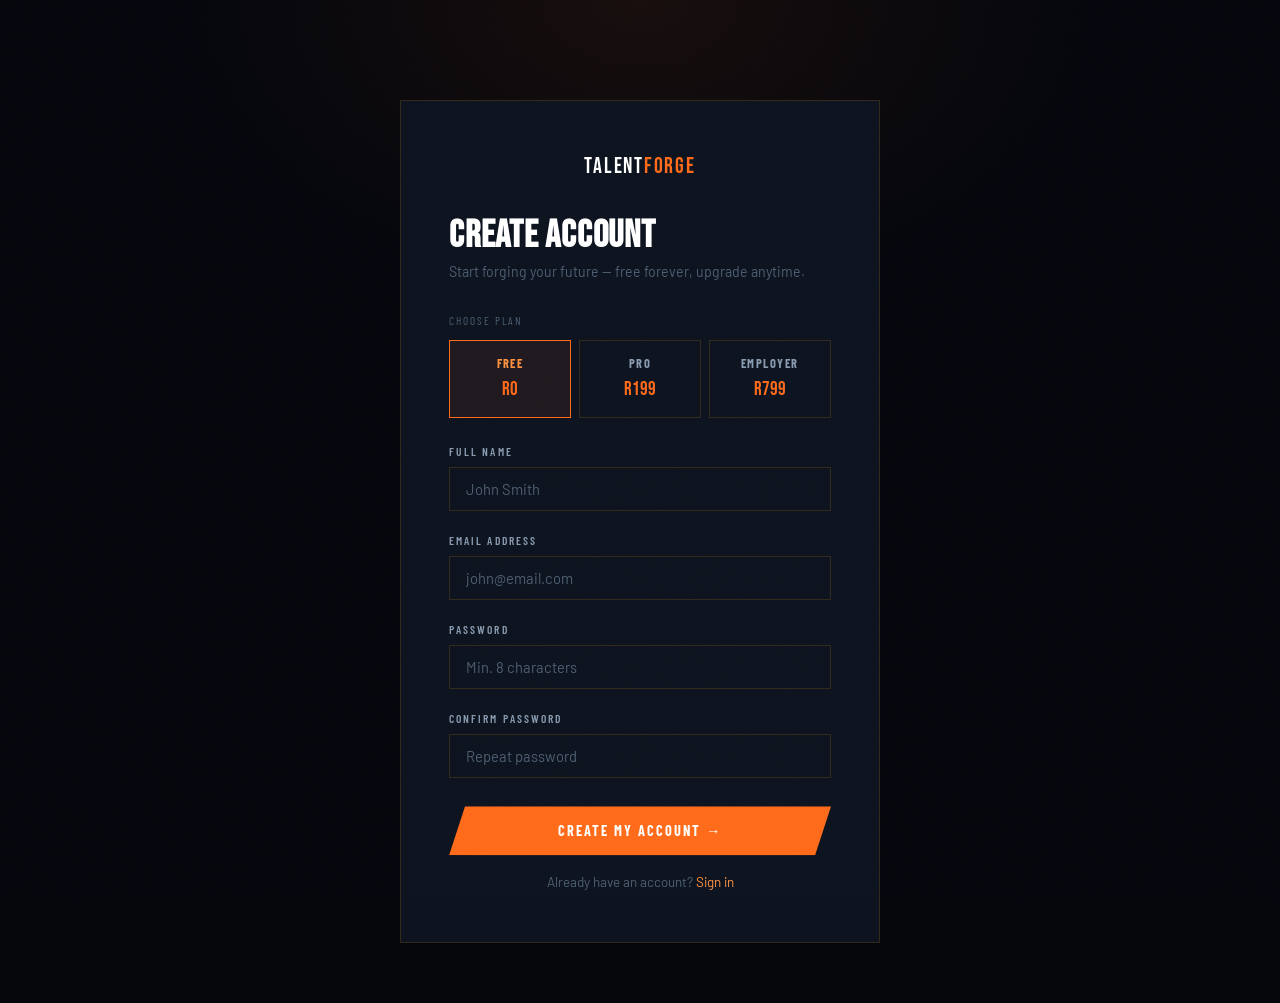
<file: pages/dashboard.html>
<!DOCTYPE html>
<html lang="en">
<head>
<meta charset="UTF-8"/><meta name="viewport" content="width=device-width,initial-scale=1.0"/>
<title>Dashboard — TalentForge</title>
<link rel="icon" type="image/jpeg" href="../assets/logo.jpg"/>
<link rel="stylesheet" href="../css/style.css"/>
<style>
.dash-layout{display:grid;grid-template-columns:240px 1fr;min-height:100vh;padding-top:66px;}
.sidebar{background:var(--panel);border-right:1px solid var(--border);padding:32px 0;position:sticky;top:66px;height:calc(100vh - 66px);overflow-y:auto;}
.sidebar-user{padding:0 24px 28px;border-bottom:1px solid var(--border);}
.sidebar-avatar{width:48px;height:48px;background:var(--fire);display:flex;align-items:center;justify-content:center;font-family:'Bebas Neue',sans-serif;font-size:1.4rem;color:#fff;margin-bottom:10px;}
.sidebar-name{font-family:'Barlow Condensed',sans-serif;font-size:.95rem;font-weight:700;letter-spacing:.06em;color:#fff;}
.sidebar-plan{font-size:.72rem;color:var(--fire);font-family:'Barlow Condensed',sans-serif;letter-spacing:.14em;text-transform:uppercase;}
.sidebar-nav{padding:16px 0;}
.sidebar-nav a{display:flex;align-items:center;gap:12px;padding:11px 24px;font-family:'Barlow Condensed',sans-serif;font-size:.82rem;font-weight:600;letter-spacing:.1em;text-transform:uppercase;color:var(--steel);transition:all .2s;border-left:3px solid transparent;}
.sidebar-nav a:hover,.sidebar-nav a.active{color:var(--ember);background:rgba(255,107,26,.05);border-left-color:var(--fire);}
.sidebar-nav a .nav-icon{font-size:1rem;width:20px;text-align:center;}
.dash-main{padding:40px 48px;background:var(--darker);}
.dash-header{margin-bottom:36px;}
.dash-greeting{font-family:'Bebas Neue',sans-serif;font-size:2.6rem;color:#fff;margin-bottom:4px;}
.dash-date{font-size:.85rem;color:var(--muted);}
.stats-grid{display:grid;grid-template-columns:repeat(4,1fr);gap:16px;margin-bottom:36px;}
.stat-card{background:var(--panel);border:1px solid var(--border);padding:24px;transition:border-color .2s;}
.stat-card:hover{border-color:var(--border-hi);}
.stat-card-icon{font-size:1.4rem;margin-bottom:12px;}
.stat-card-value{font-family:'Bebas Neue',sans-serif;font-size:2.2rem;color:var(--fire);line-height:1;}
.stat-card-label{font-family:'Barlow Condensed',sans-serif;font-size:.7rem;letter-spacing:.16em;text-transform:uppercase;color:var(--muted);margin-top:4px;}
.stat-card-change{font-size:.78rem;color:var(--success);margin-top:6px;}
.section-card{background:var(--panel);border:1px solid var(--border);padding:28px;margin-bottom:20px;}
.section-card-title{font-family:'Barlow Condensed',sans-serif;font-size:.8rem;font-weight:700;letter-spacing:.18em;text-transform:uppercase;color:var(--fire);margin-bottom:18px;display:flex;align-items:center;justify-content:space-between;}
.activity-item{display:flex;align-items:center;gap:14px;padding:12px 0;border-bottom:1px solid rgba(200,134,10,.08);}
.activity-item:last-child{border-bottom:none;}
.activity-icon{width:36px;height:36px;background:rgba(255,107,26,.1);display:flex;align-items:center;justify-content:center;font-size:.9rem;flex-shrink:0;}
.activity-text{flex:1;}
.activity-title{font-size:.88rem;color:var(--text);}
.activity-time{font-size:.75rem;color:var(--muted);}
.activity-score{font-family:'Bebas Neue',sans-serif;font-size:1.2rem;color:var(--fire);}
.quick-actions{display:grid;grid-template-columns:1fr 1fr;gap:12px;margin-bottom:20px;}
.quick-btn{background:var(--panel);border:1px solid var(--border);padding:20px;cursor:pointer;text-align:left;transition:all .2s;display:flex;align-items:center;gap:14px;}
.quick-btn:hover{border-color:var(--border-hi);transform:translateY(-2px);}
.quick-btn-icon{font-size:1.5rem;}
.quick-btn-text{font-family:'Barlow Condensed',sans-serif;font-size:.82rem;font-weight:700;letter-spacing:.1em;text-transform:uppercase;color:#C8D4E0;}
.quick-btn-sub{font-size:.75rem;color:var(--muted);margin-top:2px;}
.progress-item{margin-bottom:16px;}
.progress-label{display:flex;justify-content:space-between;margin-bottom:6px;font-size:.83rem;color:var(--steel);}
@media(max-width:900px){.dash-layout{grid-template-columns:1fr;}.sidebar{display:none;}.dash-main{padding:24px 16px;}.stats-grid{grid-template-columns:1fr 1fr;}.quick-actions{grid-template-columns:1fr;}}
</style>
</head>
<body>
<div class="page-loader"><div class="loader-logo">TALENT<span>FORGE</span></div></div>
<nav class="nav">
  <a href="../index.html" class="nav-logo"><img src="../assets/logo.jpg" alt="TalentForge"/></a>
  <ul class="nav-links">
    <li><a href="cv-analyzer.html">CV Analyzer</a></li>
    <li><a href="cv-builder.html">CV Builder</a></li>
    <li><a href="interview.html">Interview Coach</a></li>
    <li><a href="jobs.html">Jobs</a></li>
  </ul>
  <div class="nav-right">
    <span id="nav-user-name" style="font-family:'Barlow Condensed',sans-serif;font-size:.8rem;letter-spacing:.1em;color:var(--steel);"></span>
    <button class="btn btn-secondary btn-sm" onclick="logout()">Sign Out</button>
    <button class="nav-hamburger"><span></span><span></span><span></span></button>
  </div>
</nav>

<div class="dash-layout">
  <aside class="sidebar">
    <div class="sidebar-user">
      <div class="sidebar-avatar" id="sb-avatar">U</div>
      <div class="sidebar-name" id="sb-name">Loading…</div>
      <div class="sidebar-plan" id="sb-plan">Free Plan</div>
    </div>
    <nav class="sidebar-nav">
      <a href="dashboard.html" class="active"><span class="nav-icon">📊</span>Dashboard</a>
      <a href="cv-analyzer.html"><span class="nav-icon">📄</span>CV Analyzer</a>
      <a href="cv-builder.html"><span class="nav-icon">🏗️</span>CV Builder</a>
      <a href="interview.html"><span class="nav-icon">🎙️</span>Interview Coach</a>
      <a href="jobs.html"><span class="nav-icon">💼</span>Job Board</a>
      <a href="#" onclick="showToast('Progress tracking coming soon!','info')"><span class="nav-icon">📈</span>Progress</a>
      <a href="pricing.html"><span class="nav-icon">⭐</span>Upgrade Plan</a>
      <a href="#" onclick="logout()" style="margin-top:auto;color:var(--muted);"><span class="nav-icon">🚪</span>Sign Out</a>
    </nav>
  </aside>

  <main class="dash-main">
    <div class="dash-header">
      <h1 class="dash-greeting">Welcome back, <span id="dash-name" style="color:var(--fire)">Candidate</span> 🔥</h1>
      <p class="dash-date" id="dash-date"></p>
    </div>

    <div class="stats-grid">
      <div class="stat-card reveal">
        <div class="stat-card-icon">📄</div>
        <div class="stat-card-value" data-counter data-target="3">0</div>
        <div class="stat-card-label">CV Analyses</div>
        <div class="stat-card-change">↑ 1 this week</div>
      </div>
      <div class="stat-card reveal" data-delay=".07s">
        <div class="stat-card-icon">🎙️</div>
        <div class="stat-card-value" data-counter data-target="7">0</div>
        <div class="stat-card-label">Mock Interviews</div>
        <div class="stat-card-change">↑ 2 this week</div>
      </div>
      <div class="stat-card reveal" data-delay=".14s">
        <div class="stat-card-icon">🎯</div>
        <div class="stat-card-value"><span data-counter data-target="68">0</span>%</div>
        <div class="stat-card-label">Avg Match Score</div>
        <div class="stat-card-change" style="color:var(--ember);">↑ 12% improvement</div>
      </div>
      <div class="stat-card reveal" data-delay=".21s">
        <div class="stat-card-icon">💼</div>
        <div class="stat-card-value" data-counter data-target="5">0</div>
        <div class="stat-card-label">Jobs Applied</div>
        <div class="stat-card-change">2 awaiting response</div>
      </div>
    </div>

    <div class="quick-actions reveal">
      <button class="quick-btn" onclick="window.location.href='cv-analyzer.html'">
        <span class="quick-btn-icon">📄</span>
        <div><div class="quick-btn-text">Analyze CV</div><div class="quick-btn-sub">Match against a job description</div></div>
      </button>
      <button class="quick-btn" onclick="window.location.href='interview.html'">
        <span class="quick-btn-icon">🎙️</span>
        <div><div class="quick-btn-text">Practice Interview</div><div class="quick-btn-sub">AI-powered coaching session</div></div>
      </button>
      <button class="quick-btn" onclick="window.location.href='cv-builder.html'">
        <span class="quick-btn-icon">🏗️</span>
        <div><div class="quick-btn-text">Build / Edit CV</div><div class="quick-btn-sub">Professional templates</div></div>
      </button>
      <button class="quick-btn" onclick="window.location.href='jobs.html'">
        <span class="quick-btn-icon">💼</span>
        <div><div class="quick-btn-text">Browse Jobs</div><div class="quick-btn-sub">AI-matched opportunities</div></div>
      </button>
    </div>

    <div style="display:grid;grid-template-columns:1fr 1fr;gap:20px;flex-wrap:wrap;">
      <div class="section-card reveal">
        <div class="section-card-title">Recent Activity <a href="cv-analyzer.html" style="color:var(--steel);font-size:.68rem;">View All →</a></div>
        <div class="activity-item">
          <div class="activity-icon">📄</div>
          <div class="activity-text"><div class="activity-title">CV analyzed vs Frontend Developer</div><div class="activity-time">Today, 2:14 PM</div></div>
          <div class="activity-score">74</div>
        </div>
        <div class="activity-item">
          <div class="activity-icon">🎙️</div>
          <div class="activity-text"><div class="activity-title">Mock interview — React Developer</div><div class="activity-time">Yesterday, 10:30 AM</div></div>
          <div class="activity-score">82</div>
        </div>
        <div class="activity-item">
          <div class="activity-icon">📄</div>
          <div class="activity-text"><div class="activity-title">CV analyzed vs UX Designer</div><div class="activity-time">3 days ago</div></div>
          <div class="activity-score">56</div>
        </div>
        <div class="activity-item">
          <div class="activity-icon">🏗️</div>
          <div class="activity-text"><div class="activity-title">CV updated — Modern template</div><div class="activity-time">1 week ago</div></div>
          <div class="activity-score" style="color:var(--success);">✓</div>
        </div>
      </div>

      <div class="section-card reveal" data-delay=".1s">
        <div class="section-card-title">Skill Progress</div>
        <div class="progress-item">
          <div class="progress-label"><span>Technical Skills</span><span style="color:var(--fire);">78%</span></div>
          <div class="progress-track"><div class="progress-fill" style="width:78%"></div></div>
        </div>
        <div class="progress-item">
          <div class="progress-label"><span>Interview Confidence</span><span style="color:var(--fire);">65%</span></div>
          <div class="progress-track"><div class="progress-fill" style="width:65%"></div></div>
        </div>
        <div class="progress-item">
          <div class="progress-label"><span>CV Strength</span><span style="color:var(--fire);">82%</span></div>
          <div class="progress-track"><div class="progress-fill" style="width:82%"></div></div>
        </div>
        <div class="progress-item">
          <div class="progress-label"><span>Keywords Match</span><span style="color:var(--fire);">55%</span></div>
          <div class="progress-track"><div class="progress-fill" style="width:55%"></div></div>
        </div>
        <div style="margin-top:20px;padding:14px;background:rgba(255,107,26,.06);border:1px solid rgba(255,107,26,.12);">
          <p style="font-size:.83rem;color:var(--steel);">💡 <strong style="color:var(--ember);">Tip:</strong> Add quantified achievements to your CV to boost your match score by up to 20 points.</p>
        </div>
      </div>
    </div>
  </main>
</div>

<script src="../js/main.js"></script>
<script>
document.addEventListener('DOMContentLoaded',()=>{
  const user=TF.getUser();
  if(!user){window.location.href='register.html';return;}
  const firstName=user.name?.split(' ')[0]||'Candidate';
  document.getElementById('dash-name').textContent=firstName;
  document.getElementById('sb-name').textContent=user.name||'User';
  document.getElementById('sb-plan').textContent=(user.plan||'free').toUpperCase()+' PLAN';
  document.getElementById('sb-avatar').textContent=(user.name||'U')[0].toUpperCase();
  document.getElementById('nav-user-name').textContent=firstName;
  document.getElementById('dash-date').textContent=new Date().toLocaleDateString('en-ZA',{weekday:'long',year:'numeric',month:'long',day:'numeric'});
});
</script>
</body>
</html>
</file>
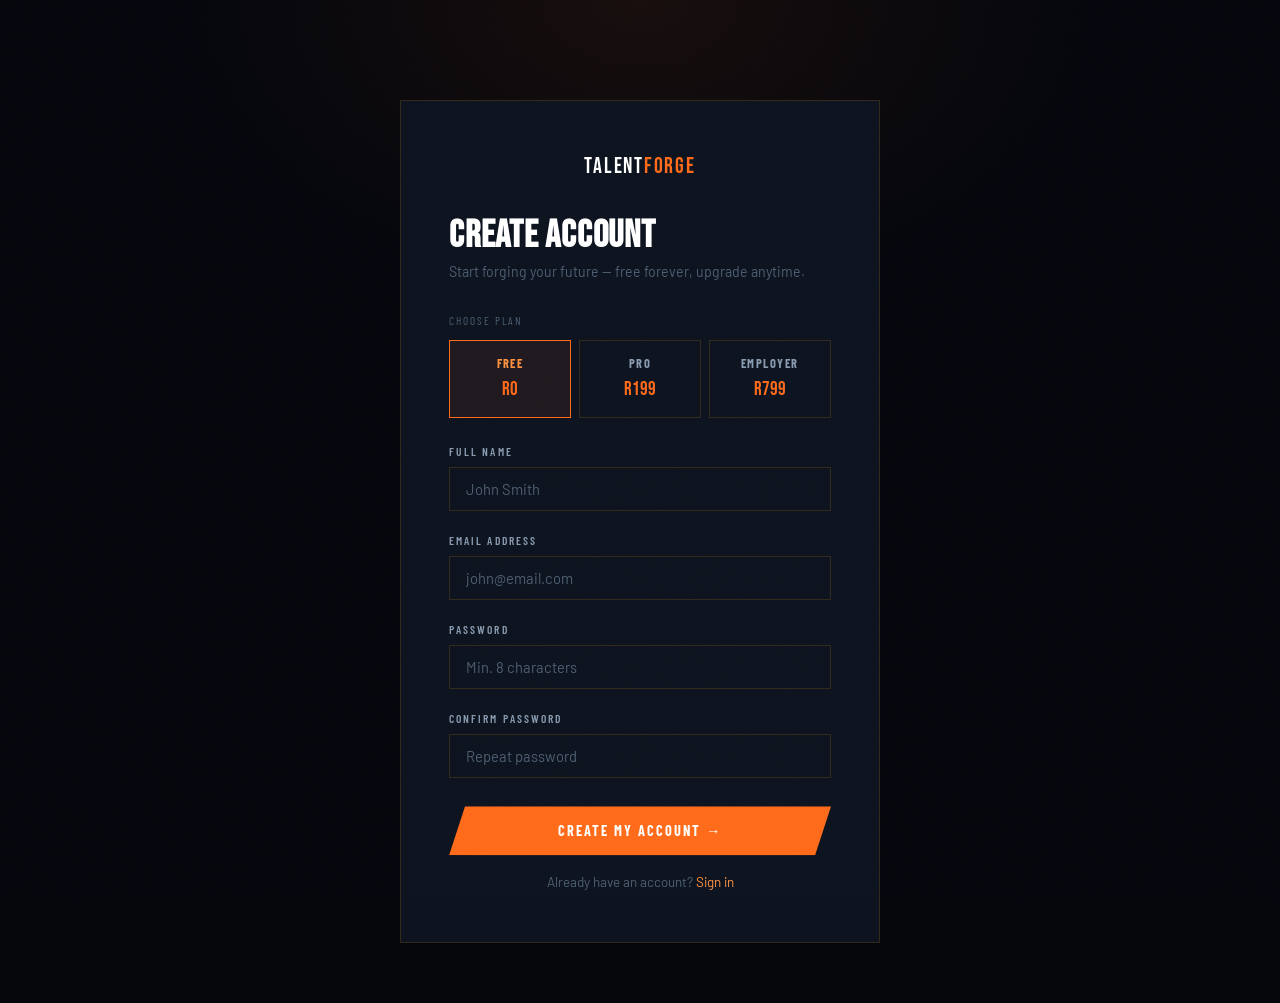
<file: pages/register.html>
<!DOCTYPE html>
<html lang="en">
<head>
<meta charset="UTF-8"/><meta name="viewport" content="width=device-width,initial-scale=1.0"/>
<title>Register — TalentForge</title>
<link rel="icon" type="image/jpeg" href="../assets/logo.jpg"/>
<link rel="stylesheet" href="../css/style.css"/>
<style>
.auth-page{min-height:100vh;display:flex;align-items:center;justify-content:center;padding:100px 24px 60px;background:radial-gradient(ellipse 60% 50% at 50% 0%,rgba(255,107,26,.08) 0%,transparent 60%),var(--darker);}
.auth-box{background:var(--panel);border:1px solid var(--border);padding:48px;width:100%;max-width:480px;}
.auth-logo{font-family:'Bebas Neue',sans-serif;font-size:1.4rem;letter-spacing:.08em;color:#fff;margin-bottom:32px;display:block;text-align:center;}
.auth-logo span{color:var(--fire);}
.auth-title{font-family:'Bebas Neue',sans-serif;font-size:2.4rem;color:#fff;margin-bottom:6px;}
.auth-sub{font-size:.88rem;color:var(--muted);margin-bottom:28px;}
.plan-select{display:grid;grid-template-columns:1fr 1fr 1fr;gap:8px;margin-bottom:24px;}
.plan-opt{border:1px solid var(--border);padding:12px 8px;text-align:center;cursor:pointer;transition:all .2s;}
.plan-opt.selected{border-color:var(--fire);background:rgba(255,107,26,.08);}
.plan-opt-name{font-family:'Barlow Condensed',sans-serif;font-size:.78rem;font-weight:700;letter-spacing:.12em;text-transform:uppercase;color:var(--steel);}
.plan-opt-price{font-family:'Bebas Neue',sans-serif;font-size:1.2rem;color:var(--fire);}
.plan-opt.selected .plan-opt-name{color:var(--ember);}
</style>
</head>
<body>
<div class="page-loader"><div class="loader-logo">TALENT<span>FORGE</span></div></div>
<div class="auth-page">
  <div class="auth-box">
    <a href="../index.html" class="auth-logo">TALENT<span>FORGE</span></a>
    <h2 class="auth-title">Create Account</h2>
    <p class="auth-sub">Start forging your future — free forever, upgrade anytime.</p>
    <p style="font-family:'Barlow Condensed',sans-serif;font-size:.7rem;letter-spacing:.18em;text-transform:uppercase;color:var(--muted);margin-bottom:10px;">Choose Plan</p>
    <div class="plan-select">
      <div class="plan-opt selected" onclick="selectPlan(this,'free')"><div class="plan-opt-name">Free</div><div class="plan-opt-price">R0</div></div>
      <div class="plan-opt" onclick="selectPlan(this,'pro')"><div class="plan-opt-name">Pro</div><div class="plan-opt-price">R199</div></div>
      <div class="plan-opt" onclick="selectPlan(this,'employer')"><div class="plan-opt-name">Employer</div><div class="plan-opt-price">R799</div></div>
    </div>
    <form onsubmit="handleRegister(event)">
      <div class="form-group"><label class="form-label">Full Name</label><input type="text" class="form-control" id="reg-name" placeholder="John Smith" required/></div>
      <div class="form-group"><label class="form-label">Email Address</label><input type="email" class="form-control" id="reg-email" placeholder="john@email.com" required/></div>
      <div class="form-group"><label class="form-label">Password</label><input type="password" class="form-control" id="reg-password" placeholder="Min. 8 characters" required minlength="8"/></div>
      <div class="form-group"><label class="form-label">Confirm Password</label><input type="password" class="form-control" id="reg-confirm" placeholder="Repeat password" required/></div>
      <input type="hidden" id="selected-plan" value="free"/>
      <button type="submit" class="btn btn-primary btn-block" style="margin-top:8px;">Create My Account →</button>
      <p style="text-align:center;margin-top:16px;font-size:.84rem;color:var(--muted);">Already have an account? <a href="#" onclick="showLogin()" style="color:var(--ember);">Sign in</a></p>
    </form>
  </div>
</div>
<div class="modal-overlay" id="modal-login">
  <div class="modal">
    <button class="modal-close" onclick="closeModal('modal-login')">×</button>
    <h3 class="modal-title">Sign In</h3>
    <p class="modal-sub">Welcome back to TalentForge</p>
    <form onsubmit="handleLogin(event)">
      <div class="form-group"><label class="form-label">Email</label><input type="email" class="form-control" required placeholder="your@email.com"/></div>
      <div class="form-group"><label class="form-label">Password</label><input type="password" class="form-control" required placeholder="••••••••"/></div>
      <button type="submit" class="btn btn-primary btn-block">Sign In</button>
    </form>
  </div>
</div>
<script src="../js/main.js"></script>
<script>
let currentPlan='free';
function selectPlan(el,plan){document.querySelectorAll('.plan-opt').forEach(p=>p.classList.remove('selected'));el.classList.add('selected');currentPlan=plan;document.getElementById('selected-plan').value=plan;}
const params=new URLSearchParams(window.location.search);
if(params.get('plan')){const p=params.get('plan');document.querySelectorAll('.plan-opt').forEach(el=>{if(el.querySelector('.plan-opt-name').textContent.toLowerCase()===p){el.click();}});}
function handleRegister(e){
  e.preventDefault();
  const name=document.getElementById('reg-name').value;
  const email=document.getElementById('reg-email').value;
  const pass=document.getElementById('reg-password').value;
  const confirm=document.getElementById('reg-confirm').value;
  if(pass!==confirm){showToast('Passwords do not match','error');return;}
  TF.set('user',{name,email,plan:currentPlan,joined:new Date().toISOString()});
  showToast('Account created! Welcome to TalentForge 🔥','success');
  setTimeout(()=>window.location.href='dashboard.html',1200);
}
function showLogin(){openModal('modal-login');}
function handleLogin(e){
  e.preventDefault();
  TF.set('user',{name:'Demo User',email:'demo@talentforge.co.za',plan:'pro'});
  closeModal('modal-login');
  showToast('Signed in!','success');
  setTimeout(()=>window.location.href='dashboard.html',800);
}
</script>
</body>
</html>
</file>
<file: css/style.css>
/* ============================================================
   TALENTFORGE — GLOBAL STYLESHEET
   ============================================================ */

@import url('https://fonts.googleapis.com/css2?family=Bebas+Neue&family=Barlow:wght@300;400;500;600&family=Barlow+Condensed:wght@400;600;700&display=swap');

:root {
  --fire: #FF6B1A;
  --ember: #FF9340;
  --gold: #C8860A;
  --gold-dim: #7A5108;
  --steel: #8A9BB0;
  --steel-dark: #4A5A6A;
  --dark: #080B12;
  --darker: #04060C;
  --panel: #0D1420;
  --panel2: #111828;
  --border: rgba(200,134,10,0.2);
  --border-hi: rgba(255,107,26,0.45);
  --text: #C8D4E0;
  --muted: #4E5F72;
  --success: #22C55E;
  --error: #EF4444;
  --radius: 0px;
}

*, *::before, *::after { box-sizing: border-box; margin: 0; padding: 0; }
html { scroll-behavior: smooth; font-size: 16px; }

body {
  background: var(--darker);
  color: var(--text);
  font-family: 'Barlow', sans-serif;
  font-weight: 400;
  line-height: 1.65;
  overflow-x: hidden;
  min-height: 100vh;
}

body::after {
  content: '';
  position: fixed; inset: 0;
  pointer-events: none; z-index: 9998;
  background-image: url("data:image/svg+xml,%3Csvg xmlns='http://www.w3.org/2000/svg' width='300' height='300'%3E%3Cfilter id='n'%3E%3CfeTurbulence type='fractalNoise' baseFrequency='0.75' numOctaves='4' stitchTiles='stitch'/%3E%3C/filter%3E%3Crect width='300' height='300' filter='url(%23n)' opacity='0.05'/%3E%3C/svg%3E");
  opacity: .35; mix-blend-mode: overlay;
}

/* ── TYPOGRAPHY ── */
h1, h2, h3, h4 { font-family: 'Bebas Neue', sans-serif; letter-spacing: .02em; line-height: .95; }
a { text-decoration: none; color: inherit; }
img { max-width: 100%; display: block; }

/* ── SCROLL BAR ── */
::-webkit-scrollbar { width: 6px; }
::-webkit-scrollbar-track { background: var(--darker); }
::-webkit-scrollbar-thumb { background: var(--gold-dim); border-radius: 3px; }

/* ── NAVIGATION ── */
.nav {
  position: fixed; top: 0; left: 0; right: 0; z-index: 200;
  display: flex; align-items: center; justify-content: space-between;
  padding: 0 52px; height: 66px;
  background: linear-gradient(180deg, rgba(4,6,12,.97) 0%, rgba(4,6,12,.85) 100%);
  border-bottom: 1px solid rgba(200,134,10,.14);
  backdrop-filter: blur(10px);
  transition: box-shadow .3s;
}
.nav.scrolled { box-shadow: 0 4px 40px rgba(0,0,0,.6); }

.nav-logo { display: flex; align-items: center; gap: 10px; }
.nav-logo img { height: 38px; width: auto; object-fit: contain; }
.nav-logo-text {
  font-family: 'Bebas Neue', sans-serif; font-size: 1.45rem;
  letter-spacing: .08em; color: #fff;
}
.nav-logo-text span { color: var(--fire); }

.nav-links { display: flex; gap: 32px; list-style: none; }
.nav-links a {
  font-family: 'Barlow Condensed', sans-serif; font-size: .78rem;
  font-weight: 600; letter-spacing: .15em; text-transform: uppercase;
  color: var(--steel); transition: color .2s;
}
.nav-links a:hover, .nav-links a.active { color: var(--ember); }

.nav-right { display: flex; align-items: center; gap: 14px; }
.btn-ghost {
  font-family: 'Barlow Condensed', sans-serif; font-size: .78rem;
  font-weight: 600; letter-spacing: .12em; text-transform: uppercase;
  color: var(--steel); background: none; border: none; cursor: pointer;
  transition: color .2s; padding: 8px 0;
}
.btn-ghost:hover { color: var(--ember); }

/* ── BUTTONS ── */
.btn {
  display: inline-flex; align-items: center; justify-content: center; gap: 8px;
  font-family: 'Barlow Condensed', sans-serif; font-weight: 700;
  letter-spacing: .14em; text-transform: uppercase; cursor: pointer;
  border: none; transition: all .2s; white-space: nowrap;
}
.btn-primary {
  padding: 14px 40px; background: var(--fire); color: #fff;
  font-size: .88rem;
  clip-path: polygon(12px 0%, 100% 0%, calc(100% - 12px) 100%, 0% 100%);
  box-shadow: 0 6px 40px rgba(255,107,26,.35);
}
.btn-primary:hover { background: var(--ember); box-shadow: 0 10px 50px rgba(255,107,26,.5); transform: translateY(-2px); }
.btn-secondary {
  padding: 13px 40px; background: transparent; color: var(--steel);
  font-size: .88rem; border: 1px solid var(--border);
  clip-path: polygon(12px 0%, 100% 0%, calc(100% - 12px) 100%, 0% 100%);
}
.btn-secondary:hover { border-color: var(--border-hi); color: var(--ember); transform: translateY(-2px); }
.btn-sm { padding: 10px 24px; font-size: .78rem; }
.btn-sm.btn-primary { clip-path: polygon(8px 0%, 100% 0%, calc(100% - 8px) 100%, 0% 100%); }
.btn-sm.btn-secondary { clip-path: polygon(8px 0%, 100% 0%, calc(100% - 8px) 100%, 0% 100%); }
.btn-block { width: 100%; clip-path: polygon(16px 0%, 100% 0%, calc(100% - 16px) 100%, 0% 100%); padding: 16px; font-size: .9rem; }

/* ── SECTION COMMON ── */
.section { padding: 96px 48px; }
.section-label {
  font-family: 'Barlow Condensed', sans-serif; font-size: .7rem;
  font-weight: 600; letter-spacing: .3em; text-transform: uppercase;
  color: var(--fire); margin-bottom: 14px;
  display: flex; align-items: center; gap: 12px;
}
.section-label::before { content: ''; width: 28px; height: 1px; background: var(--fire); opacity: .7; }
.section-title { font-size: clamp(2.4rem, 5vw, 4rem); color: #fff; margin-bottom: 18px; }
.section-sub { font-size: .98rem; font-weight: 300; color: var(--steel); max-width: 520px; line-height: 1.7; }

/* ── CARDS ── */
.card {
  background: var(--panel); border: 1px solid var(--border);
  padding: 28px 30px; position: relative; overflow: hidden;
  transition: border-color .25s, transform .2s;
}
.card:hover { border-color: var(--border-hi); }
.card::before {
  content: ''; position: absolute; left: 0; top: 0; bottom: 0; width: 3px;
  background: var(--fire); transform: scaleY(0); transform-origin: bottom;
  transition: transform .3s ease;
}
.card:hover::before { transform: scaleY(1); }

/* ── FORMS ── */
.form-group { display: flex; flex-direction: column; gap: 6px; margin-bottom: 20px; }
.form-label {
  font-family: 'Barlow Condensed', sans-serif; font-size: .72rem;
  font-weight: 600; letter-spacing: .18em; text-transform: uppercase; color: var(--steel);
}
.form-control {
  background: rgba(13,20,32,.8); border: 1px solid var(--border);
  color: var(--text); font-family: 'Barlow', sans-serif; font-size: .92rem;
  padding: 12px 16px; outline: none; transition: border-color .2s;
  width: 100%;
}
.form-control:focus { border-color: var(--border-hi); background: rgba(13,20,32,1); }
.form-control::placeholder { color: var(--muted); }
textarea.form-control { resize: vertical; min-height: 100px; }
select.form-control { cursor: pointer; appearance: none; background-image: url("data:image/svg+xml,%3Csvg xmlns='http://www.w3.org/2000/svg' width='12' height='8' fill='none'%3E%3Cpath d='M1 1l5 5 5-5' stroke='%234E5F72' stroke-width='1.5' stroke-linecap='round'/%3E%3C/svg%3E"); background-repeat: no-repeat; background-position: right 14px center; padding-right: 40px; }

/* ── BADGE ── */
.badge {
  font-family: 'Barlow Condensed', sans-serif; font-size: .6rem;
  font-weight: 600; letter-spacing: .12em; text-transform: uppercase;
  padding: 3px 10px; background: rgba(255,107,26,.12);
  color: var(--ember); border: 1px solid rgba(255,107,26,.2);
}
.badge-gold { background: rgba(200,134,10,.12); color: var(--gold); border-color: rgba(200,134,10,.2); }
.badge-green { background: rgba(34,197,94,.12); color: #5FBF7A; border-color: rgba(34,197,94,.2); }

/* ── PROGRESS BAR ── */
.progress-track { background: rgba(255,255,255,.06); height: 6px; width: 100%; }
.progress-fill { height: 100%; background: linear-gradient(90deg, var(--fire), var(--ember)); transition: width .8s ease; }

/* ── SCORE CIRCLE ── */
.score-ring { position: relative; display: inline-flex; align-items: center; justify-content: center; }
.score-ring svg { transform: rotate(-90deg); }
.score-ring .score-value {
  position: absolute; font-family: 'Bebas Neue', sans-serif;
  font-size: 2rem; color: var(--fire); line-height: 1;
}
.score-ring .score-label {
  position: absolute; bottom: -24px; left: 50%; transform: translateX(-50%);
  font-family: 'Barlow Condensed', sans-serif; font-size: .65rem;
  letter-spacing: .15em; text-transform: uppercase; color: var(--muted);
  white-space: nowrap;
}

/* ── NOTIFICATIONS ── */
.toast {
  position: fixed; bottom: 24px; right: 24px; z-index: 9999;
  background: var(--panel2); border: 1px solid var(--border-hi);
  padding: 14px 20px; min-width: 280px; max-width: 360px;
  display: flex; align-items: center; gap: 12px;
  transform: translateY(100px); opacity: 0;
  transition: all .35s cubic-bezier(.34,1.56,.64,1);
}
.toast.show { transform: translateY(0); opacity: 1; }
.toast-icon { font-size: 1.2rem; flex-shrink: 0; }
.toast-text { font-size: .88rem; color: var(--text); flex: 1; }
.toast-close { background: none; border: none; color: var(--muted); cursor: pointer; font-size: 1rem; padding: 0; line-height: 1; }

/* ── MODAL ── */
.modal-overlay {
  position: fixed; inset: 0; z-index: 500;
  background: rgba(4,6,12,.88); backdrop-filter: blur(4px);
  display: flex; align-items: center; justify-content: center;
  padding: 24px;
  opacity: 0; pointer-events: none; transition: opacity .25s;
}
.modal-overlay.open { opacity: 1; pointer-events: all; }
.modal {
  background: var(--panel); border: 1px solid var(--border);
  width: 100%; max-width: 560px; max-height: 90vh; overflow-y: auto;
  padding: 40px; position: relative;
  transform: translateY(24px); transition: transform .3s;
}
.modal-overlay.open .modal { transform: translateY(0); }
.modal-close {
  position: absolute; top: 16px; right: 16px;
  background: none; border: none; color: var(--muted); cursor: pointer;
  font-size: 1.3rem; line-height: 1; transition: color .2s;
}
.modal-close:hover { color: var(--fire); }
.modal-title { font-family: 'Bebas Neue', sans-serif; font-size: 2rem; color: #fff; margin-bottom: 6px; }
.modal-sub { font-size: .88rem; color: var(--steel); margin-bottom: 28px; }

/* ── TABS ── */
.tabs { display: flex; gap: 0; border-bottom: 1px solid var(--border); margin-bottom: 32px; }
.tab-btn {
  font-family: 'Barlow Condensed', sans-serif; font-size: .8rem;
  font-weight: 600; letter-spacing: .14em; text-transform: uppercase;
  padding: 12px 24px; background: none; border: none; cursor: pointer;
  color: var(--muted); border-bottom: 2px solid transparent;
  margin-bottom: -1px; transition: color .2s, border-color .2s;
}
.tab-btn.active { color: var(--fire); border-bottom-color: var(--fire); }
.tab-panel { display: none; }
.tab-panel.active { display: block; }

/* ── FOOTER ── */
.footer {
  background: var(--panel); border-top: 1px solid var(--border);
  padding: 48px 52px 36px;
}
.footer-inner {
  max-width: 1180px; margin: 0 auto;
  display: flex; justify-content: space-between; flex-wrap: wrap; gap: 36px;
}
.footer-brand .logo-text { font-family: 'Bebas Neue', sans-serif; font-size: 1.3rem; letter-spacing: .08em; color: #fff; }
.footer-brand .logo-text span { color: var(--fire); }
.footer-brand p { font-size: .83rem; font-weight: 300; color: var(--muted); margin-top: 10px; max-width: 210px; }
.footer-col h4 {
  font-family: 'Barlow Condensed', sans-serif; font-size: .68rem; font-weight: 700;
  letter-spacing: .22em; text-transform: uppercase; color: var(--fire); margin-bottom: 14px;
}
.footer-col ul { list-style: none; display: flex; flex-direction: column; gap: 8px; }
.footer-col ul a { font-size: .83rem; font-weight: 300; color: var(--steel); transition: color .2s; }
.footer-col ul a:hover { color: var(--ember); }
.footer-bottom {
  max-width: 1180px; margin: 36px auto 0; padding-top: 24px;
  border-top: 1px solid var(--border);
  display: flex; justify-content: space-between; align-items: center; flex-wrap: wrap; gap: 12px;
}
.footer-bottom p { font-size: .76rem; font-weight: 300; color: var(--muted); }
.footer-tagline { font-family: 'Barlow Condensed', sans-serif; font-size: .7rem; letter-spacing: .18em; text-transform: uppercase; color: var(--gold-dim); }

/* ── ANIMATIONS ── */
@keyframes riseIn { from { opacity: 0; transform: translateY(22px); } to { opacity: 1; transform: translateY(0); } }
@keyframes fadeIn { from { opacity: 0; } to { opacity: 1; } }
@keyframes flicker {
  0%,100% { text-shadow: 0 0 80px rgba(255,107,26,.55), 0 0 160px rgba(255,107,26,.2); }
  45% { text-shadow: 0 0 60px rgba(255,107,26,.4), 0 0 120px rgba(255,107,26,.15); }
  50% { text-shadow: 0 0 90px rgba(255,107,26,.65), 0 0 180px rgba(255,107,26,.25); }
}
@keyframes gridDrift { 0% { background-position: 0 0; } 100% { background-position: 64px 64px; } }
@keyframes sparkUp {
  0% { opacity: 0; transform: translateY(0) translateX(0) scale(1); }
  15% { opacity: 1; }
  70% { opacity: .6; }
  100% { opacity: 0; transform: translateY(-75vh) translateX(var(--dx,20px)) scale(.3); }
}
@keyframes scrollPulse { 0%,100% { opacity: .3; transform: scaleY(.8); } 50% { opacity: 1; transform: scaleY(1); } }
@keyframes pulse { 0%,100% { opacity: 1; } 50% { opacity: .5; } }
@keyframes spin { to { transform: rotate(360deg); } }

.reveal { opacity: 0; transform: translateY(18px); transition: opacity .5s ease, transform .5s ease; }
.reveal.visible { opacity: 1; transform: translateY(0); }

/* ── PAGE LOADER ── */
.page-loader {
  position: fixed; inset: 0; z-index: 9000;
  background: var(--darker); display: flex; align-items: center; justify-content: center;
  transition: opacity .4s, visibility .4s;
}
.page-loader.hidden { opacity: 0; visibility: hidden; }
.loader-logo { font-family: 'Bebas Neue', sans-serif; font-size: 2.5rem; letter-spacing: .1em; color: #fff; animation: pulse 1.2s ease-in-out infinite; }
.loader-logo span { color: var(--fire); }

/* ── RESPONSIVE ── */
@media (max-width: 900px) {
  .nav { padding: 0 20px; }
  .nav-links { display: none; }
  .section { padding: 64px 20px; }
  .footer { padding: 36px 24px 28px; }
  .footer-inner { flex-direction: column; gap: 28px; }
  .footer-bottom { flex-direction: column; text-align: center; }
}

/* ── HAMBURGER MENU ── */
.nav-hamburger {
  display: none; flex-direction: column; gap: 5px; background: none; border: none;
  cursor: pointer; padding: 6px;
}
.nav-hamburger span { display: block; width: 22px; height: 2px; background: var(--steel); transition: all .3s; }
@media (max-width: 900px) {
  .nav-hamburger { display: flex; }
}
.mobile-menu {
  display: none; position: fixed; top: 66px; left: 0; right: 0; z-index: 190;
  background: rgba(4,6,12,.98); border-bottom: 1px solid var(--border);
  padding: 20px 24px 28px; flex-direction: column; gap: 4px;
  backdrop-filter: blur(10px);
}
.mobile-menu.open { display: flex; }
.mobile-menu a {
  font-family: 'Barlow Condensed', sans-serif; font-size: .9rem; font-weight: 600;
  letter-spacing: .14em; text-transform: uppercase; color: var(--steel);
  padding: 12px 0; border-bottom: 1px solid rgba(200,134,10,.08);
  transition: color .2s;
}
.mobile-menu a:hover { color: var(--ember); }
.mobile-menu .mobile-cta { margin-top: 16px; }
</file>
